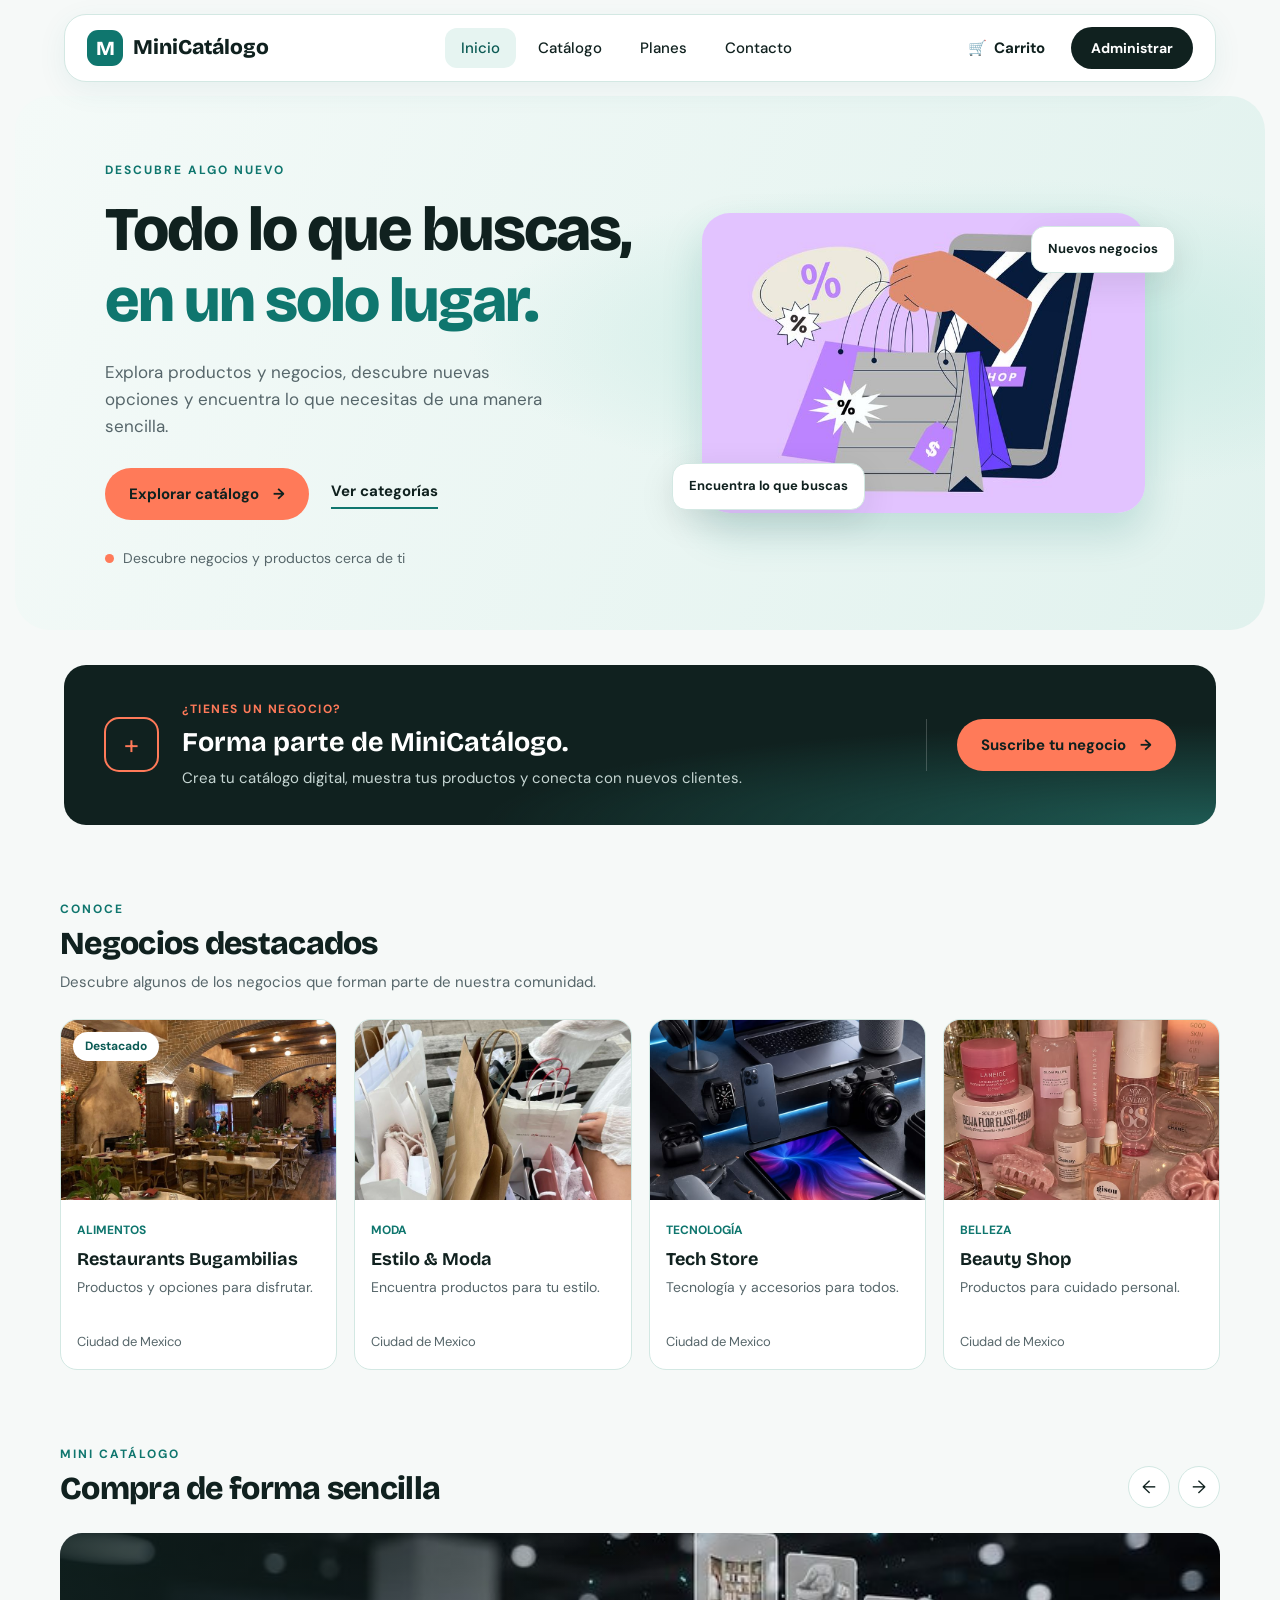
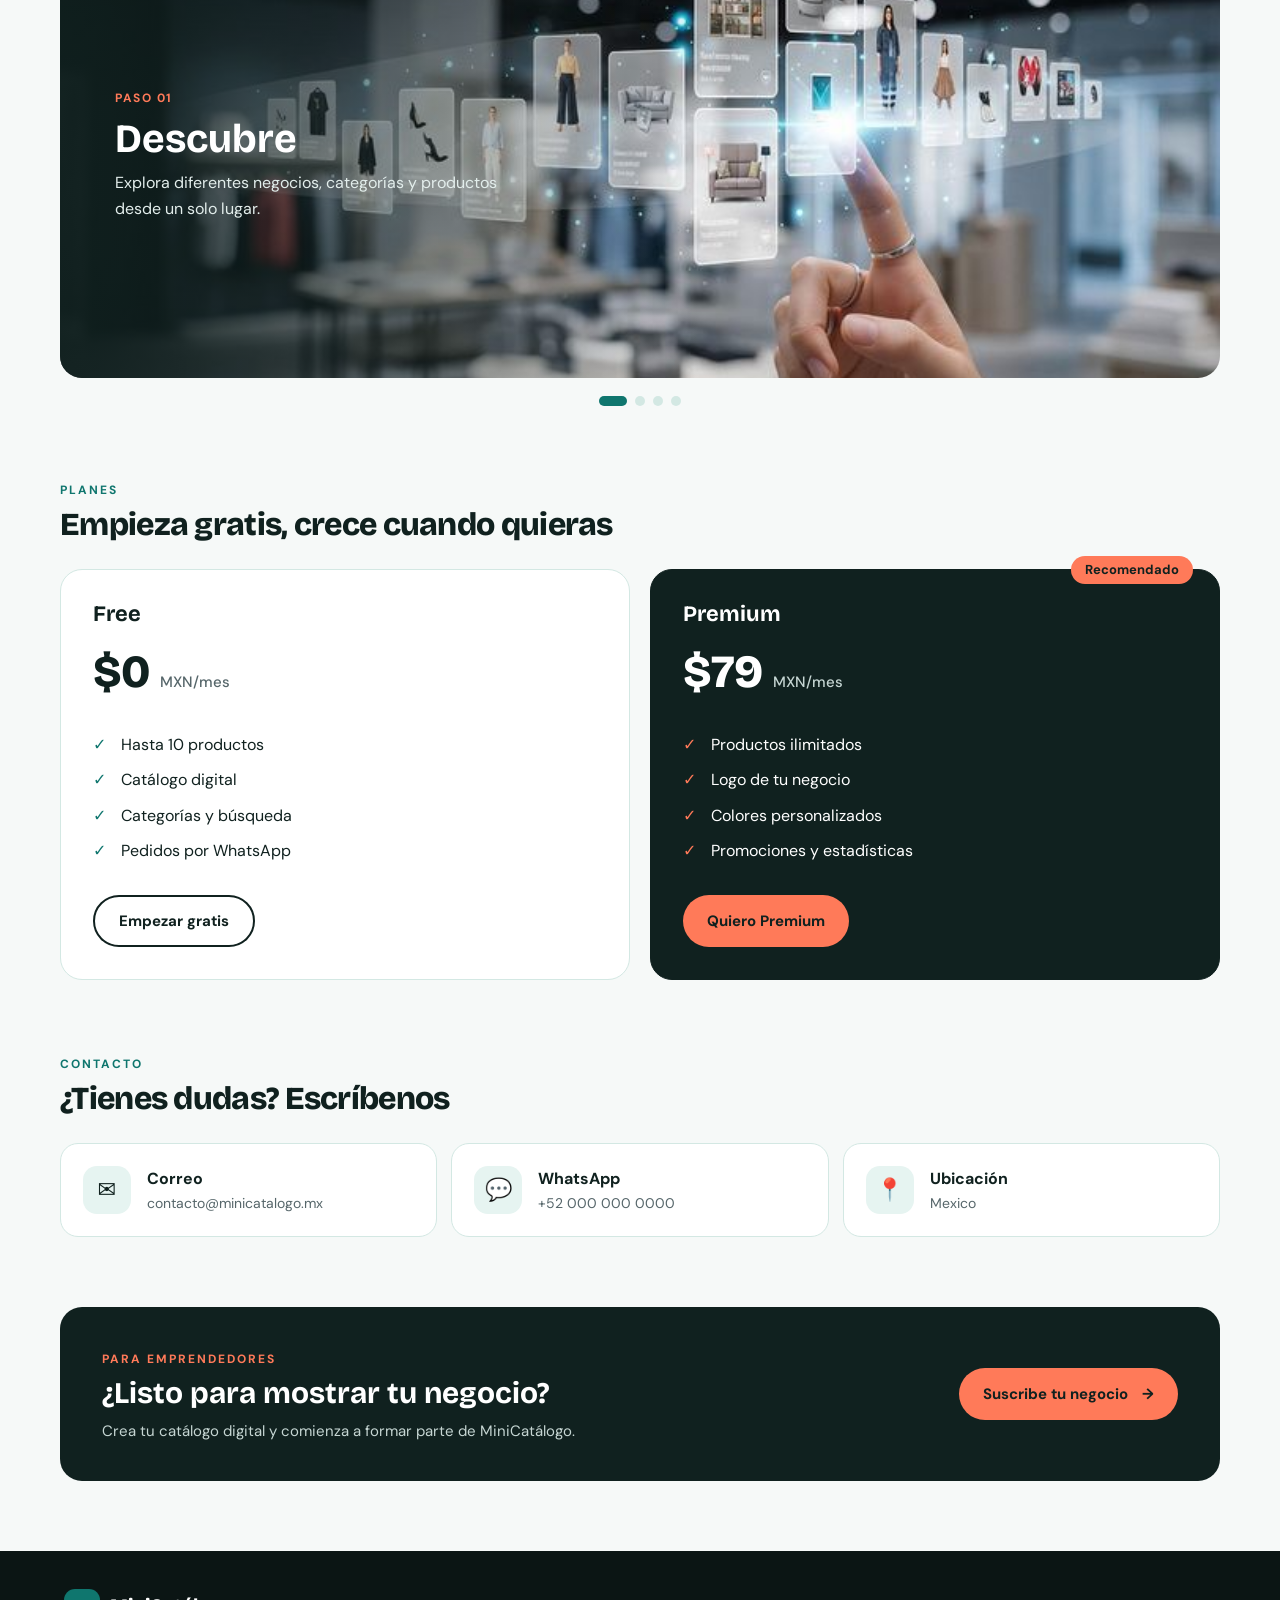
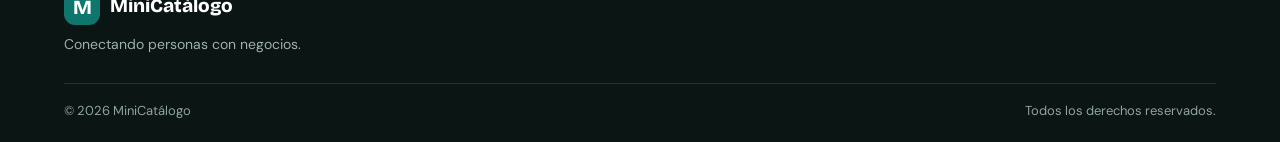
<file: index.html>
<!DOCTYPE html>
<html lang="es">
<head>
    <meta charset="UTF-8">
    <meta name="viewport" content="width=device-width, initial-scale=1.0">

    <title>MiniCatálogo</title>

    <!-- Fuentes de Google: Bricolage Grotesque (títulos) y DM Sans (texto) -->
    <link rel="preconnect" href="https://fonts.googleapis.com">
    <link rel="preconnect" href="https://fonts.gstatic.com" crossorigin>
    <link href="https://fonts.googleapis.com/css2?family=Bricolage+Grotesque:opsz,wght@12..96,600..800&family=DM+Sans:wght@400;500;700&display=swap" rel="stylesheet">

    <!-- Rutas relativas (sin "/" al inicio) para que funcione al abrir el archivo
         y para que coincida con la estructura css/ y js/ del proyecto -->
    <link rel="stylesheet" href="/style/general.css">
    <link rel="stylesheet" href="/style/style.css">
</head>

<body>

    <!-- =========================
         NAVBAR
    ========================== -->
    <header class="navbar-wrapper">
        <nav class="navbar">

            <a href="index.html" class="logo">
                <span class="logo-icon">M</span>
                <span>MiniCatálogo</span>
            </a>

            <!-- Botón hamburguesa: solo se ve en celular -->
            <button class="menu-toggle" id="menuToggle"
                    aria-label="Abrir menú" aria-expanded="false"
                    aria-controls="navMenu">☰</button>

            <div class="nav-menu" id="navMenu">

                <ul class="nav-links">
                    <li><a href="index.html" class="active">Inicio</a></li>
                    <li><a href="catalogo.html">Catálogo</a></li>
                    <li><a href="#planes">Planes</a></li>
                    <li><a href="#contacto">Contacto</a></li>
                </ul>

                <div class="nav-actions">
                    <a href="carrito.html" class="cart-button">
                        <span aria-hidden="true">🛒</span>
                        <span class="cart-text">Carrito</span>
                    </a>

                    <a href="login.html" class="admin-button">Administrar</a>
                </div>

            </div>

        </nav>
    </header>


    <main>

        <!-- =========================
             HERO
        ========================== -->
        <section class="hero">

            <div class="hero-content">

                <span class="eyebrow">DESCUBRE ALGO NUEVO</span>

                <h1>
                    Todo lo que buscas,
                    <span>en un solo lugar.</span>
                </h1>

                <p>
                    Explora productos y negocios, descubre nuevas opciones
                    y encuentra lo que necesitas de una manera sencilla.
                </p>

                <div class="hero-buttons">
                    <a href="catalogo.html" class="btn-primary">
                        Explorar catálogo
                        <span>→</span>
                    </a>

                    <a href="#categorias" class="btn-secondary">Ver categorías</a>
                </div>

                <div class="hero-note">
                    <span class="note-dot"></span>
                    Descubre negocios y productos cerca de ti
                </div>

            </div>


            <div class="hero-visual">

                <div class="hero-circle"></div>

                <div class="hero-image">
                    <!-- Cambia hero.svg por tu foto: img/hero.jpg -->
                    <img src="/img/inicio.jpg" alt="Productos de ejemplo de un catálogo">
                </div>

                <div class="floating-tag tag-one"> Nuevos negocios</div>
                <div class="floating-tag tag-two"> Encuentra lo que buscas</div>

            </div>

        </section>

        <section class="business-banner">

            <div class="business-icon" aria-hidden="true">+</div>

            <div class="business-content">
                <span class="business-label">¿TIENES UN NEGOCIO?</span>
                <h2>Forma parte de MiniCatálogo.</h2>
                <p>
                    Crea tu catálogo digital, muestra tus productos
                    y conecta con nuevos clientes.
                </p>
            </div>

            <div class="business-actions">
                <a href="login.html" class="btn-primary">
                    Suscribe tu negocio
                    <span>→</span>
                </a>
            </div>

        </section>

        <!-- =========================
             NEGOCIOS DESTACADOS
        ========================== -->
        <section class="featured section-container">

            <div class="section-heading">
                <div>
                    <span class="section-overline">CONOCE</span>
                    <h2>Negocios destacados</h2>
                    <p>
                        Descubre algunos de los negocios que forman parte
                        de nuestra comunidad.
                    </p>
                </div>
            </div>

            <div class="business-grid">

                <!-- NEGOCIO 1 -->
                <article class="business-card">
                    <div class="business-image">
                        <img src="/img/restaurante.jpg" alt="Negocio destacado de alimentos">
                        <span class="business-badge">Destacado</span>
                    </div>
                    <div class="business-info">
                        <span class="business-category">Alimentos</span>
                        <h3>Restaurants Bugambilias</h3>
                        <p>Productos y opciones para disfrutar.</p>
                        <span class="business-location">Ciudad de Mexico</span>
                    </div>
                </article>

                <!-- NEGOCIO 2 -->
                <article class="business-card">
                    <div class="business-image">
                        <img src="/img/ropa.jpg" alt="Negocio destacado de moda">
                    </div>
                    <div class="business-info">
                        <span class="business-category">Moda</span>
                        <h3>Estilo &amp; Moda</h3>
                        <p>Encuentra productos para tu estilo.</p>
                        <span class="business-location">Ciudad de Mexico</span>
                    </div>
                </article>

                <!-- NEGOCIO 3 -->
                <article class="business-card">
                    <div class="business-image">
                        <img src="/img/tech.jpg" alt="Negocio destacado de tecnología">
                    </div>
                    <div class="business-info">
                        <span class="business-category">Tecnología</span>
                        <h3>Tech Store</h3>
                        <p>Tecnología y accesorios para todos.</p>
                        <span class="business-location">Ciudad de Mexico</span>
                    </div>
                </article>

                <!-- NEGOCIO 4 -->
                <article class="business-card">
                    <div class="business-image">
                        <img src="/img/belleza.jpg" alt="Negocio destacado de belleza">
                    </div>
                    <div class="business-info">
                        <span class="business-category">Belleza</span>
                        <h3>Beauty Shop</h3>
                        <p>Productos para cuidado personal.</p>
                        <span class="business-location"> Ciudad de Mexico</span>
                    </div>
                </article>

            </div>

        </section>


        <!-- =========================
             CARRUSEL DE IMÁGENES
        ========================== -->
        <section class="carousel-section section-container">

            <div class="section-heading">
                <div>
                    <span class="section-overline">MINI CATÁLOGO</span>
                    <h2>Compra de forma sencilla</h2>
                </div>

                <div class="carousel-controls">
                    <button id="prevSlide" class="carousel-button" aria-label="Anterior">←</button>
                    <button id="nextSlide" class="carousel-button" aria-label="Siguiente">→</button>
                </div>
            </div>


            <div class="carousel">

                <div class="carousel-track" id="carouselTrack">

                    <!-- Cada slide es una imagen con un texto encima.
                         Para usar tus fotos: cambia src="img/slide1.svg" por src="img/tu-foto.jpg"
                         (tamaño recomendado: 1200 x 460 px) -->

                    <!-- SLIDE 1 -->
                    <figure class="carousel-slide">
                        <img src="/img/Descubre.jpg" alt="Explorando productos y negocios">
                        <figcaption class="slide-caption">
                            <span>PASO 01</span>
                            <h3>Descubre</h3>
                            <p>
                                Explora diferentes negocios, categorías y
                                productos desde un solo lugar.
                            </p>
                        </figcaption>
                    </figure>

                    <!-- SLIDE 2 -->
                    <figure class="carousel-slide">
                        <img src="/img/Elige.jpg" alt="Agregando productos al carrito">
                        <figcaption class="slide-caption">
                            <span>PASO 02</span>
                            <h3>Elige</h3>
                            <p>
                                Encuentra lo que buscas y agrega tus
                                productos favoritos al carrito.
                            </p>
                        </figcaption>
                    </figure>

                    <!-- SLIDE 3 -->
                    <figure class="carousel-slide">
                        <img src="/img/Redes.jpg" alt="Enviando el pedido por WhatsApp">
                        <figcaption class="slide-caption">
                            <span>PASO 03</span>
                            <h3>Pide</h3>
                            <p>
                                Revisa tu pedido y ponte en contacto con
                                el negocio de forma sencilla.
                            </p>
                        </figcaption>
                    </figure>

                    <!-- SLIDE 4 -->
                    <figure class="carousel-slide">
                        <img src="/img/Apoya.jpg" alt="Apoyando a negocios locales">
                        <figcaption class="slide-caption">
                            <span>PASO 04</span>
                            <h3>Apoya</h3>
                            <p>
                                Descubre nuevos negocios y apoya a
                                emprendedores de tu comunidad.
                            </p>
                        </figcaption>
                    </figure>

                </div>

            </div>


            <div class="carousel-dots" id="carouselDots">
                <button class="carousel-dot active" data-slide="0" aria-label="Ir a la imagen 1"></button>
                <button class="carousel-dot" data-slide="1" aria-label="Ir a la imagen 2"></button>
                <button class="carousel-dot" data-slide="2" aria-label="Ir a la imagen 3"></button>
                <button class="carousel-dot" data-slide="3" aria-label="Ir a la imagen 4"></button>
            </div>

        </section>


        <!-- =========================
             PLANES
        ========================== -->
        <section class="plans section-container" id="planes">

            <div class="section-heading">
                <div>
                    <span class="section-overline">PLANES</span>
                    <h2>Empieza gratis, crece cuando quieras</h2>
                </div>
            </div>

            <div class="plan-grid">

                <article class="plan-card">
                    <h3>Free</h3>
                    <p class="plan-price">$0 <small>MXN/mes</small></p>
                    <ul class="plan-list">
                        <li>Hasta 10 productos</li>
                        <li>Catálogo digital</li>
                        <li>Categorías y búsqueda</li>
                        <li>Pedidos por WhatsApp</li>
                    </ul>
                    <!-- Por ahora lleva al login; después puede apuntar a la página de planes -->
                    <a href="login.html" class="btn-outline">Empezar gratis</a>
                </article>

                <article class="plan-card plan-premium">
                    <span class="plan-badge">Recomendado</span>
                    <h3>Premium</h3>
                    <p class="plan-price">$79 <small>MXN/mes</small></p>
                    <ul class="plan-list">
                        <li>Productos ilimitados</li>
                        <li>Logo de tu negocio</li>
                        <li>Colores personalizados</li>
                        <li>Promociones y estadísticas</li>
                    </ul>
                    <a href="login.html" class="btn-primary">Quiero Premium</a>
                </article>

            </div>

        </section>


        <!-- =========================
             CONTACTO
        ========================== -->
        <section class="contact section-container" id="contacto">

            <div class="section-heading">
                <div>
                    <span class="section-overline">CONTACTO</span>
                    <h2>¿Tienes dudas? Escríbenos</h2>
                </div>
            </div>

            <ul class="contact-grid">
                <li class="contact-card">
                    <span class="contact-icon" aria-hidden="true">✉️</span>
                    <div>
                        <strong>Correo</strong>
                        <p>contacto@minicatalogo.mx</p>
                    </div>
                </li>
                <li class="contact-card">
                    <span class="contact-icon" aria-hidden="true">💬</span>
                    <div>
                        <strong>WhatsApp</strong>
                        <p>+52 000 000 0000</p>
                    </div>
                </li>
                <li class="contact-card">
                    <span class="contact-icon" aria-hidden="true">📍</span>
                    <div>
                        <strong>Ubicación</strong>
                        <p>Mexico</p>
                    </div>
                </li>
            </ul>

        </section>


        <!-- =========================
             CTA FINAL
        ========================== -->
        <section class="final-cta section-container">

            <div>
                <span class="section-overline">PARA EMPRENDEDORES</span>
                <h2>¿Listo para mostrar tu negocio?</h2>
                <p>
                    Crea tu catálogo digital y comienza a formar
                    parte de MiniCatálogo.
                </p>
            </div>

            <a href="login.html" class="btn-primary">
                Suscribe tu negocio
                <span>→</span>
            </a>

        </section>

    </main>


    <!-- =========================
         FOOTER
    ========================== -->
    <footer class="footer">

        <div class="footer-content">

            <div class="footer-brand">
                <a href="index.html" class="logo footer-logo">
                    <span class="logo-icon">M</span>
                    <span>MiniCatálogo</span>
                </a>
                <p>Conectando personas con negocios.</p>
            </div>

        </div>

        <div class="footer-bottom">
            <!-- El año lo escribe JavaScript (ver js/inicio.js) -->
            <span>© <span id="anio">2026</span> MiniCatálogo</span>
            <span>Todos los derechos reservados.</span>
        </div>

    </footer>


    <script src="/Js/inicio.js"></script>

</body>
</html>
</file>
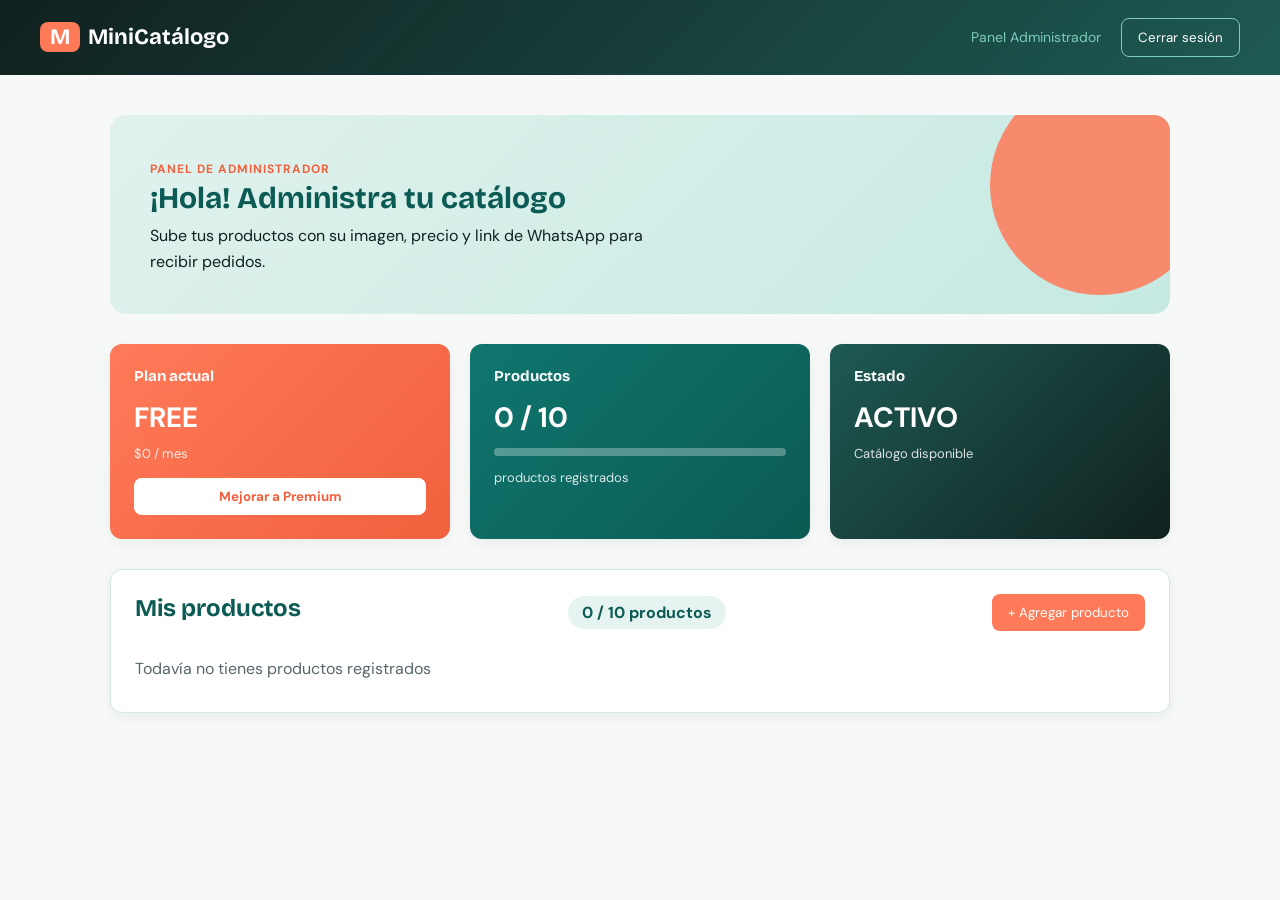
<file: admin.html>
<!DOCTYPE html>
<html lang="es">
<head>
    <meta charset="UTF-8">
    <meta name="viewport" content="width=device-width, initial-scale=1.0">
    <title>MiniCatálogo | Administrador</title>
    <link href="https://fonts.googleapis.com/css2?family=Bricolage+Grotesque:opsz,wght@12..96,600..800&family=DM+Sans:wght@400;500;700&display=swap" rel="stylesheet">
    <link rel="stylesheet" href="style/general.css">
    <link rel="stylesheet" href="style/admin.css">
</head>
<body>
    <header>
        <h1><span class="logo-icon">M</span>MiniCatálogo</h1>
        <div>
            <span>Panel Administrador</span>
            <button id="btnCerrarSesion">Cerrar sesión</button>
        </div>
    </header>

    <main>
        <section class="bienvenida">
            <span class="etiqueta">PANEL DE ADMINISTRADOR</span>
            <h2>¡Hola! Administra tu catálogo</h2>
            <p>Sube tus productos con su imagen, precio y link de WhatsApp para recibir pedidos.</p>
        </section>

        <section class="resumen">
            <article class="plan">
                <h3> Plan actual</h3>
                <p id="nombrePlan">FREE</p>
                <span id="precioPlan">$0 / mes</span>
                <button id="btnPremium"> Mejorar a Premium</button>
            </article>
            <article class="productos">
                <h3> Productos</h3>
                <p id="contadorProductos">0 / 10</p>
                <div class="barra">
                    <div id="barraProductos"></div>
                </div>
                <span>productos registrados</span>
            </article>
            <article class="estado">
                <h3> Estado</h3>
                <p>ACTIVO</p>
                <span>Catálogo disponible</span>
            </article>
        </section>

        <section class="caja">
            <div class="encabezado">
                <h2>Mis productos</h2>
                <p id="contadorProductosCard">0 / 10 productos</p>
                <button id="btnAgregarProducto">+ Agregar producto</button>
            </div>
            <div id="listaProductos">
                <p>Todavía no tienes productos registrados</p>
            </div>
        </section>

        <section id="formularioProducto" class="modal" hidden>
            <div class="ventana">
                <h2 id="tituloFormulario">Agregar producto</h2>
                <form id="formProducto">
                    <div>
                        <label for="nombre">Nombre del producto</label>
                        <input type="text" id="nombre" placeholder="Ej. Café Americano" required>
                    </div>

                    <div>
                        <label for="precio">Precio</label>
                        <input type="number" id="precio" placeholder="Ej. 45" required>
                    </div>

                    <div>
                        <label for="imagen">Imagen (link o ruta)</label>
                        <input type="text" id="imagen" placeholder="Ej. https://misitio.com/cafe.jpg" required>
                    </div>

                    <div>
                        <label for="whatsapp">Link de WhatsApp para pedidos</label>
                        <input type="url" id="whatsapp" placeholder="https://wa.me/5219610000000" required>
                    </div>

                    <div>
                        <label for="categoria">Categoría</label>
                        <input type="text" id="categoria" placeholder="Ej. Bebidas">
                    </div>

                    <div>
                        <label for="descripcion">Descripción</label>
                        <textarea id="descripcion" placeholder="Describe el producto..."></textarea>
                    </div>

                    <div>
                        <button type="button" id="btnCancelar">Cancelar</button>
                        <button type="submit" id="btnGuardar">Guardar producto</button>
                    </div>
                </form>
            </div>
        </section>
    </main>

    <script src="Js/admin.js"></script>
</body>
</html>
</file>
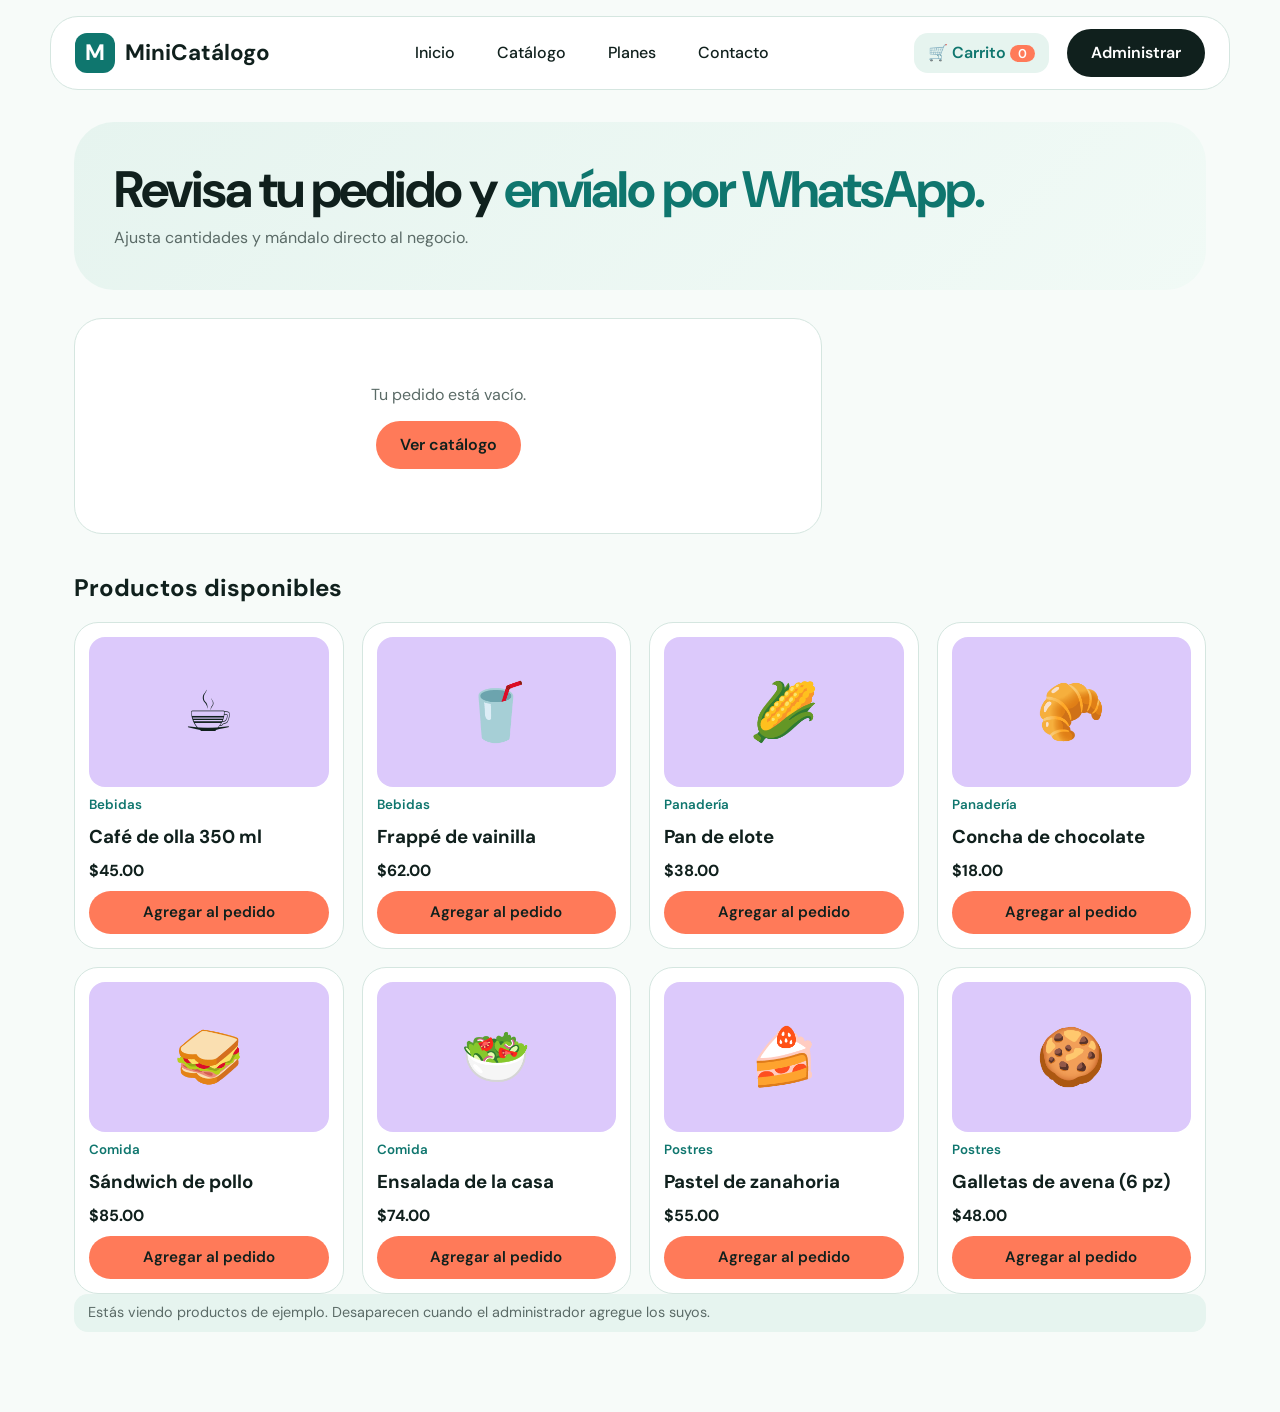
<file: carrito.html>
<!DOCTYPE html>
<html lang="es">
<head>
    <meta charset="utf-8">
    <meta name="viewport" content="width=device-width, initial-scale=1">
    <title>Tu pedido · MiniCatálogo</title>

    <link rel="preconnect" href="https://fonts.googleapis.com">
    <link href="https://fonts.googleapis.com/css2?family=DM+Sans:wght@400;500;700&display=swap" rel="stylesheet">
    <link rel="stylesheet" href="style/base.css">
    <link rel="stylesheet" href="style/navbar.css">
    <link rel="stylesheet" href="style/carrito.css">
</head>
<body>

    <!-- Navegación -->
    <header class="nav">
        <a class="logo" href="index.html"><b>M</b> MiniCatálogo</a>
        <ul>
            <li><a href="index.html">Inicio</a></li>
            <li><a href="catalogo.html">Catálogo</a></li>
            <li><a href="planes.html">Planes</a></li>
            <li><a href="index.html#contacto">Contacto</a></li>
        </ul>
        <div class="nav-der">
            <a href="carrito.html" class="activo">🛒 Carrito<span class="badge" id="cartCount">0</span></a>
            <a class="btn btn-oscuro" href="login.html">Administrar</a>
        </div>
    </header>

    <main>
        <section class="hero-mini">
            <h1>Revisa tu pedido y <span>envíalo por WhatsApp.</span></h1>
            <p>Ajusta cantidades y mándalo directo al negocio.</p>
        </section>

        <div class="grid">
            <!-- Productos del pedido -->
            <section class="card" aria-label="Productos del pedido">
                <div id="lista"></div>
                <div class="vacio" id="vacio">
                    <p>Tu pedido está vacío.</p>
                    <a class="btn" href="catalogo.html">Ver catálogo</a>
                </div>
            </section>

            <!-- Resumen y envío -->
            <aside class="card resumen" id="resumen" hidden>
                <h2>Resumen</h2>
                <div class="fila"><span>Subtotal</span><span id="sub"></span></div>
                <div class="fila total"><span>Total</span><span id="tot"></span></div>

                <label for="nombre">Tu nombre</label>
                <input id="nombre" autocomplete="name" placeholder="Ej. Ana López">

                <label for="notas">Notas para el negocio (opcional)</label>
                <textarea id="notas" rows="3" placeholder="Hora de entrega, indicaciones…"></textarea>

                <button class="btn" id="btnEnviar">Enviar pedido por WhatsApp</button>
                <p class="aviso">Se abrirá WhatsApp con tu pedido listo para enviar. El pago lo acuerdas con el negocio.</p>
            </aside>
        </div>

        <!-- Productos que subió el administrador -->
        <section class="disponibles" aria-label="Productos disponibles">
            <h2>Productos disponibles</h2>
            <div class="prods" id="productos"></div>
            <p class="aviso aviso-mock" id="avisoMock" hidden>Estás viendo productos de ejemplo. Desaparecen cuando el administrador agregue los suyos.</p>
            <p class="aviso" id="sinProductos" hidden>Aún no hay productos. Cuando el administrador los agregue, aparecerán aquí.</p>
        </section>
    </main>

    <script src="Js/config.js"></script>
    <script src="Js/utils.js"></script>
    <script src="Js/carrito.js"></script>
    <script src="Js/mock.js"></script>
    <script src="Js/carrito-vista.js"></script>
</body>
</html>
</file>
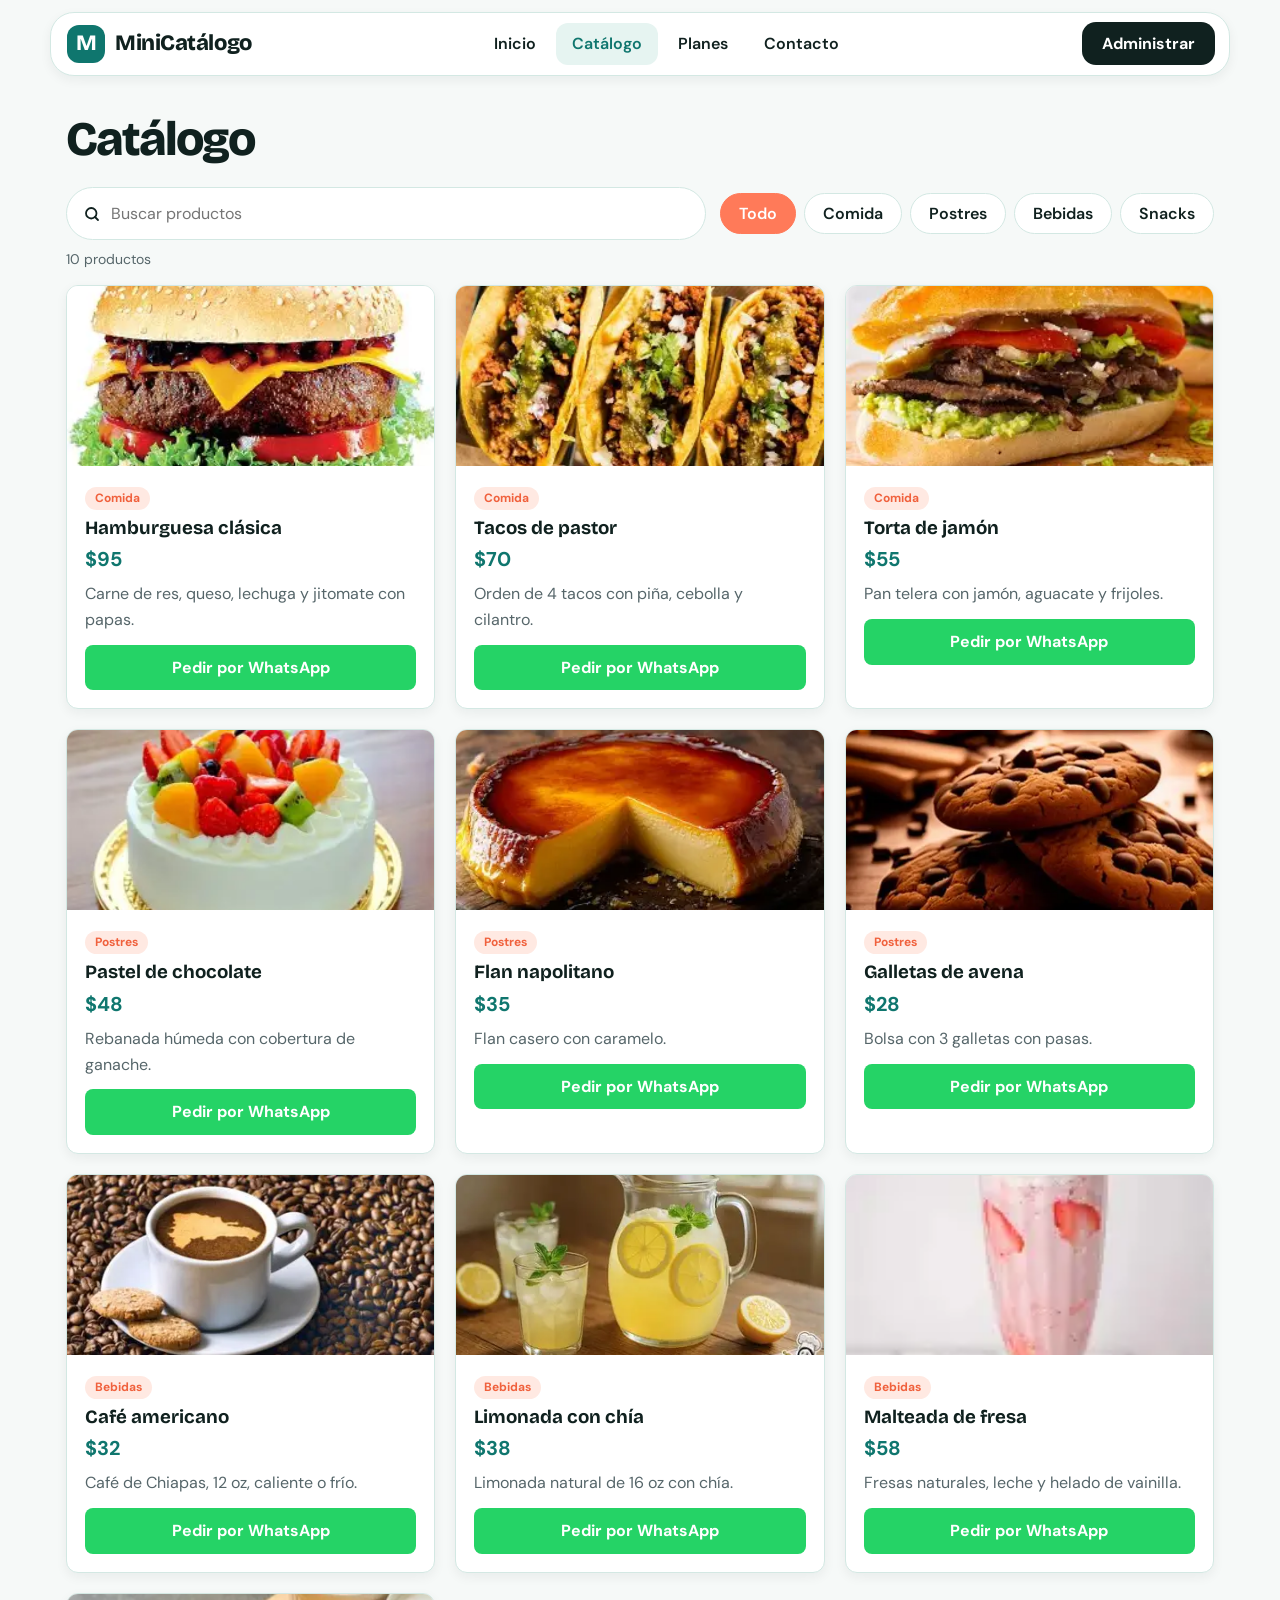
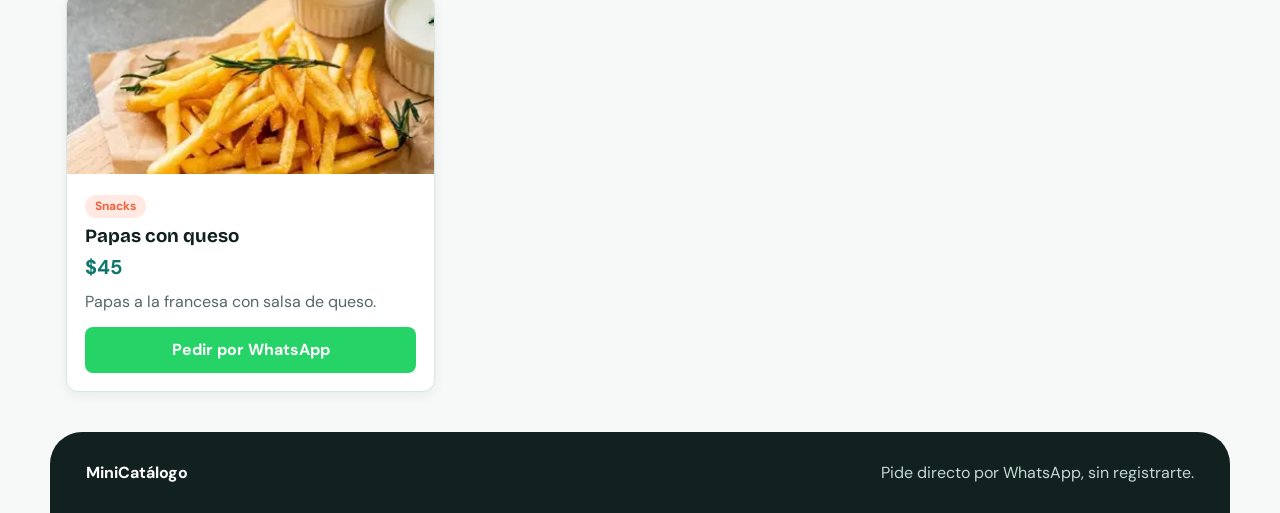
<file: catalago.html>
<!DOCTYPE html>
<html lang="es">
<head>
  <meta charset="UTF-8">
  <meta name="viewport" content="width=device-width, initial-scale=1">
  <title>Catálogo | MiniCatálogo</title>
  <link rel="preconnect" href="https://fonts.googleapis.com">
  <link rel="preconnect" href="https://fonts.gstatic.com" crossorigin>
  <link href="https://fonts.googleapis.com/css2?family=Bricolage+Grotesque:opsz,wght@12..96,600..800&family=DM+Sans:wght@400;500;700&display=swap" rel="stylesheet">
  <link rel="stylesheet" href="style/catalogo.css">
</head>
<body>
  <nav class="nav" aria-label="Principal">
    <a class="logo" href="index.html"><i>M</i>MiniCatálogo</a>
    <ul>
      <li><a href="index.html">Inicio</a></li>
      <li><a class="activo" href="catalago.html" aria-current="page">Catálogo</a></li>
      <li><a href="index.html#planes">Planes</a></li>
      <li><a href="index.html#contacto">Contacto</a></li>
    </ul>
    <div class="nav-der">
      <a class="btn-oscuro" href="login.html">Administrar</a>
    </div>
  </nav>

  <main>
    <header class="titulo">
      <h1>Catálogo</h1>
      <p id="negocio"></p>
    </header>

    <section id="catalogo">
      <div class="herramientas">
        <label class="buscador"><svg width="18" height="18" viewBox="0 0 24 24" fill="none" stroke="currentColor" stroke-width="2.4" stroke-linecap="round" aria-hidden="true"><circle cx="11" cy="11" r="7"/><path d="M20 20l-4-4"/></svg>
          <input id="buscar" type="search" placeholder="Buscar productos" aria-label="Buscar productos"></label>
        <div id="chips" role="group" aria-label="Categorías"></div>
      </div>
      <p id="contador" aria-live="polite"></p>
      <div id="grid"></div>
    </section>
  </main>

  <footer class="pie-pagina"><b>MiniCatálogo</b><span>Pide directo por WhatsApp, sin registrarte.</span></footer>

  <script src="Js/datos.js"></script>
  <script src="Js/catalogo.js"></script>
</body>
</html>
</file>
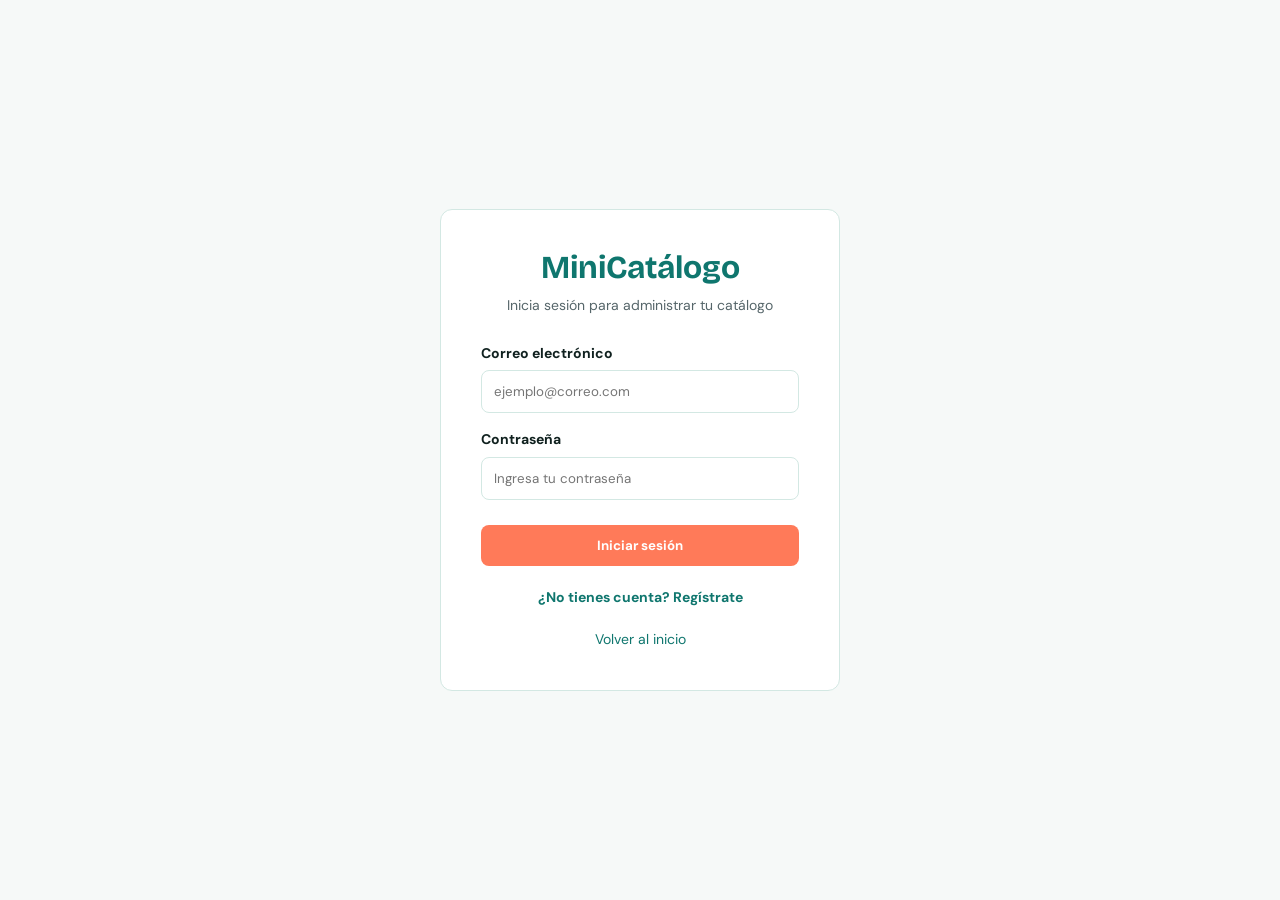
<file: login.html>
<!DOCTYPE html>
<html lang="es">
<head>
    <meta charset="UTF-8">
    <meta name="viewport" content="width=device-width, initial-scale=1.0">
    <title>MiniCatálogo | Acceso</title>
    <link href="https://fonts.googleapis.com/css2?family=Bricolage+Grotesque:opsz,wght@12..96,600..800&family=DM+Sans:wght@400;500;700&display=swap" rel="stylesheet">
    <link rel="stylesheet" href="style/general.css">
    <link rel="stylesheet" href="style/login.css">
</head>
<body>
    <main class="login">
        <h1>MiniCatálogo</h1>

        <section id="seccionLogin">
            <p>Inicia sesión para administrar tu catálogo</p>

            <form id="formLogin">
                <label for="correo">Correo electrónico</label>
                <input type="email" id="correo" placeholder="ejemplo@correo.com" required>

                <label for="contrasena">Contraseña</label>
                <input type="password" id="contrasena" placeholder="Ingresa tu contraseña" required>

                <p id="mensajeLogin"></p>
                <button type="submit">Iniciar sesión</button>
            </form>

            <a href="#" id="irRegistro">¿No tienes cuenta? Regístrate</a>
        </section>

        <section id="seccionRegistro" hidden>
            <p>Crea tu cuenta y registra tu negocio</p>

            <form id="formRegistro">
                <label for="nombreNegocio">Nombre de tu negocio</label>
                <input type="text" id="nombreNegocio" placeholder="Ej. Cafetería Aroma" required>

                <label for="correoRegistro">Correo electrónico</label>
                <input type="email" id="correoRegistro" placeholder="ejemplo@correo.com" required>

                <label for="contrasenaRegistro">Contraseña</label>
                <input type="password" id="contrasenaRegistro" placeholder="Mínimo 4 caracteres" minlength="4" required>

                <label for="confirmarContrasena">Confirmar contraseña</label>
                <input type="password" id="confirmarContrasena" placeholder="Repite tu contraseña" required>

                <p id="mensajeRegistro"></p>
                <button type="submit">Crear cuenta</button>
            </form>

            <a href="#" id="irLogin">¿Ya tienes cuenta? Inicia sesión</a>
        </section>

        <a href="index.html">Volver al inicio</a>
    </main>

    <script src="Js/login.js"></script>
</body>
</html>
</file>
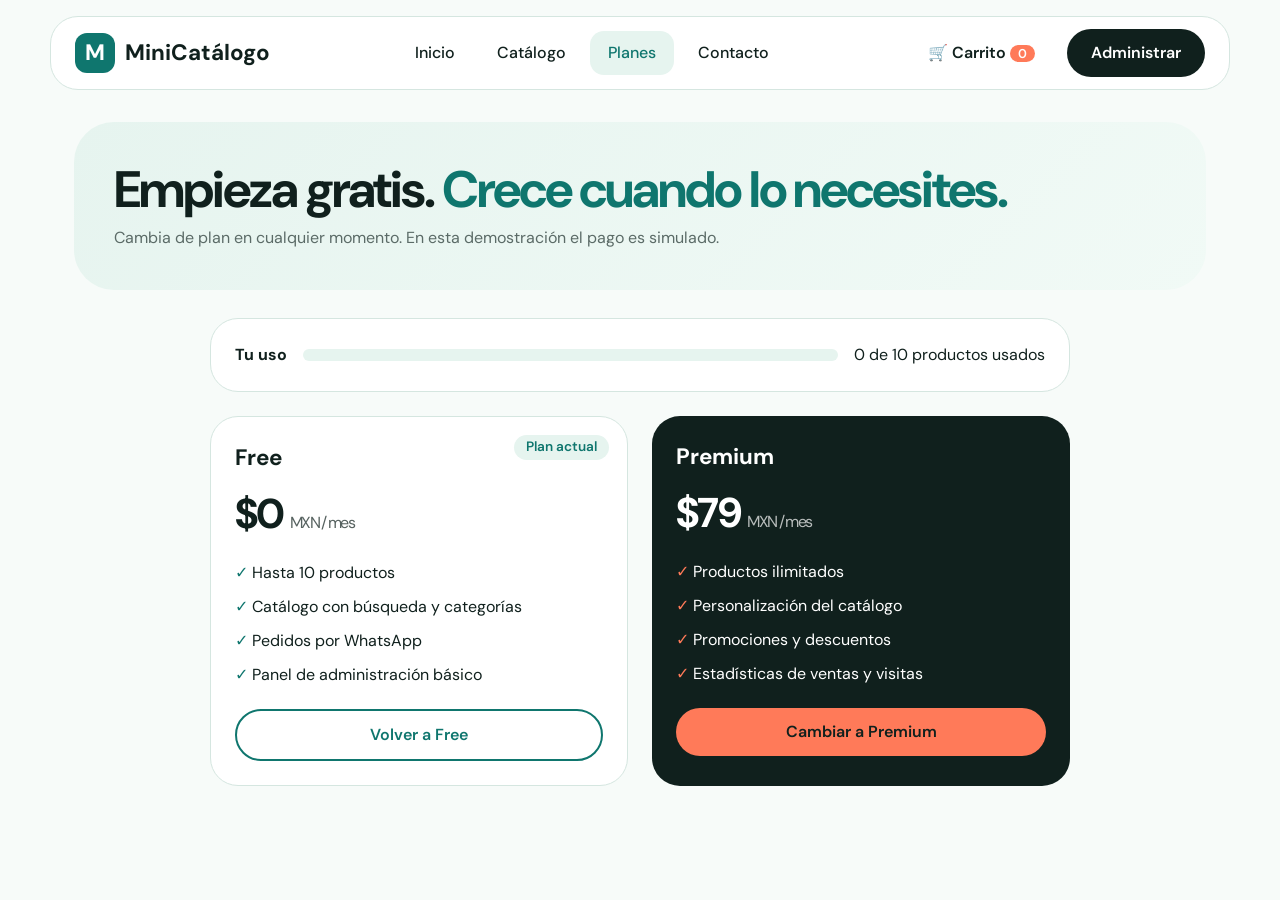
<file: planes.html>
<!DOCTYPE html>
<html lang="es">
<head>
    <meta charset="utf-8">
    <meta name="viewport" content="width=device-width, initial-scale=1">
    <title>Planes · MiniCatálogo</title>

    <link rel="preconnect" href="https://fonts.googleapis.com">
    <link href="https://fonts.googleapis.com/css2?family=DM+Sans:wght@400;500;700&display=swap" rel="stylesheet">
    <link rel="stylesheet" href="style/base.css">
    <link rel="stylesheet" href="style/navbar.css">
    <link rel="stylesheet" href="style/planes.css">
</head>
<body>

    <!-- Navegación -->
    <header class="nav">
        <a class="logo" href="index.html"><b>M</b> MiniCatálogo</a>
        <ul>
            <li><a href="index.html">Inicio</a></li>
            <li><a href="catalogo.html">Catálogo</a></li>
            <li><a href="planes.html" class="activo">Planes</a></li>
            <li><a href="index.html#contacto">Contacto</a></li>
        </ul>
        <div class="nav-der">
            <a href="carrito.html">🛒 Carrito<span class="badge" id="cartCount">0</span></a>
            <a class="btn btn-oscuro" href="login.html">Administrar</a>
        </div>
    </header>

    <main>
        <section class="hero-mini">
            <h1>Empieza gratis. <span>Crece cuando lo necesites.</span></h1>
            <p>Cambia de plan en cualquier momento. En esta demostración el pago es simulado.</p>
        </section>

        <div class="exito" id="exito">
            <b>Plan Premium activo.</b> Ya tienes productos ilimitados, personalización, promociones y estadísticas.
        </div>

        <!-- Uso del plan -->
        <div class="card uso">
            <b>Tu uso</b>
            <div class="barra"><i id="usoBarra"></i></div>
            <span id="usoTxt"></span>
        </div>

        <!-- Planes -->
        <div class="planes">
            <article class="card plan">
                <span class="etiqueta-actual" id="tagFree">Plan actual</span>
                <h2>Free</h2>
                <div class="precio-plan">$0 <small>MXN / mes</small></div>
                <ul>
                    <li>Hasta 10 productos</li>
                    <li>Catálogo con búsqueda y categorías</li>
                    <li>Pedidos por WhatsApp</li>
                    <li>Panel de administración básico</li>
                </ul>
                <button class="btn btn-linea" id="btnFree" hidden>Volver a Free</button>
            </article>

            <article class="card plan premium">
                <span class="etiqueta-actual" id="tagPrem" hidden>Plan actual</span>
                <h2>Premium</h2>
                <div class="precio-plan">$79 <small>MXN / mes</small></div>
                <ul>
                    <li>Productos ilimitados</li>
                    <li>Personalización del catálogo</li>
                    <li>Promociones y descuentos</li>
                    <li>Estadísticas de ventas y visitas</li>
                </ul>
                <button class="btn" id="btnPremium">Cambiar a Premium</button>
            </article>
        </div>
    </main>

    <!-- Confirmación de suscripción (simulada) -->
    <div class="modal" id="modal" role="dialog" aria-modal="true" aria-labelledby="modalTitulo">
        <div class="card">
            <h2 id="modalTitulo">Confirmar suscripción</h2>
            <p class="aviso">Plan Premium · $79 MXN al mes. Es una demostración: no se hará ningún cargo real.</p>
            <div class="acciones">
                <button class="btn btn-linea" id="cancelar">Cancelar</button>
                <button class="btn" id="confirmar">Confirmar suscripción</button>
            </div>
        </div>
    </div>

    <script src="Js/config.js"></script>
    <script src="Js/utils.js"></script>
    <script src="Js/carrito.js"></script>
    <script src="Js/planes.js"></script>
    <script src="Js/planes-vista.js"></script>
</body>
</html>
</file>
<file: style/general.css>
/* ==========================================================
   general.css  -  Base compartida por TODAS las páginas
   Aquí están los colores y las fuentes del proyecto.
   (Si lo cambias, avisa al equipo para evitar conflictos en Git)
   ========================================================== */

/* 1. VARIABLES
   Cambia estos valores y TODO el sitio cambia de color.
   Antes tu CSS usaba var(--primary), var(--dark)... pero nunca se definían,
   por eso el logo y el botón "Administrar" no se veían. Ahora sí existen. */
:root {
  /* Color principal (verde azulado) */
  --primary: #0F766E;
  --primary-dark: #0B5A54;
  --primary-light: #7CCBBB;
  --primary-soft: #E6F4F1;     /* fondos suaves */
  --line: #D3E8E3;             /* bordes finos */

  /* Color de acento (coral): botones importantes */
  --accent: #FF7A59;
  --accent-dark: #F0613D;

  /* Oscuros y neutros */
  --dark: #10211F;
  --dark-glow: #1E5A53;
  --background: #F6F9F8;
  --surface: #FFFFFF;
  --text: #10211F;
  --muted: #56666A;

  /* Degradados del hero */
  --hero-1: #F4FAF8;
  --hero-2: #E1F2EE;
  --hero-glow: #C5E9E1;
  --circle-1: #A7DFD2;
  --circle-2: #5DB9A8;

  /* 2. FUENTES: una para títulos y otra para el texto.
     Si Google Fonts no carga, se usa la de tu sistema. */
  --font-title: "Bricolage Grotesque", "Segoe UI", system-ui, sans-serif;
  --font-body: "DM Sans", "Segoe UI", system-ui, sans-serif;
}

/* --- Otras paletas para probar (cambia solo estas variables) ---
   Morado + amarillo:  --primary:#5B3FD0; --primary-dark:#4630AA; --primary-light:#B4A0FF;
                       --primary-soft:#EEEBFF; --line:#E3DEF7; --accent:#FFC93C; --dark:#17133A;
                       --dark-glow:#352C86; --background:#F8F7FF;
                       --hero-1:#F8F8FF; --hero-2:#EEECFF; --hero-glow:#DED5FF;
                       --circle-1:#D3C5FF; --circle-2:#B4A0FF;
   Azul + naranja:     --primary:#1D4ED8; --primary-dark:#1E3A8A; --primary-light:#93B4FF;
                       --primary-soft:#E8EFFF; --line:#D6E1FA; --accent:#FF8A3D; --dark:#0F172A;
                       --dark-glow:#1E3A8A; --background:#F6F8FF;
                       --hero-1:#F5F8FF; --hero-2:#E3ECFF; --hero-glow:#CFDDFF;
                       --circle-1:#B9CEFF; --circle-2:#7FA3F5;
*/

/* 3. REINICIO: quita márgenes raros que trae el navegador */
* {
  box-sizing: border-box;
  margin: 0;
  padding: 0;
}

html {
  scroll-behavior: smooth;   /* al hacer clic en #planes baja suavemente */
  scroll-padding-top: 100px; /* deja espacio para que el navbar no tape el título */
}

body {
  font-family: var(--font-body);
  font-size: 16px;
  line-height: 1.6;
  background: var(--background);
  color: var(--text);
}

h1, h2, h3 {
  font-family: var(--font-title);
  line-height: 1.15;
}

a { color: inherit; text-decoration: none; }
ul { list-style: none; }
img { display: block; max-width: 100%; }
button { font-family: inherit; cursor: pointer; }

/* 4. ACCESIBILIDAD: se ve dónde está el foco al navegar con teclado */
:focus-visible {
  outline: 3px solid var(--accent);
  outline-offset: 3px;
}

@media (prefers-reduced-motion: reduce) {
  html { scroll-behavior: auto; }
}
</file>
<file: style/style.css>
.navbar-wrapper {
    position: sticky;            /* se queda pegado arriba al hacer scroll */
    top: 0;
    z-index: 100;                /* queda por encima del resto */
    padding: 14px 5%;
    background: var(--background);
}

.navbar {
    position: relative;          /* el menú de celular se ubica respecto a esto */
    max-width: 1180px;
    min-height: 68px;
    margin: auto;
    padding: 0 22px;
    display: flex;
    align-items: center;
    justify-content: space-between;
    background: var(--surface);
    border: 1px solid var(--line);
    border-radius: 22px;
    box-shadow: 0 8px 30px rgba(15, 118, 110, 0.07);
}

.logo {
    display: flex;
    align-items: center;
    gap: 10px;
    font-family: var(--font-title);
    font-size: 21px;
    font-weight: 800;
    white-space: nowrap;
}

.logo-icon {
    width: 36px;
    height: 36px;
    display: grid;
    place-items: center;
    border-radius: 11px;
    background: var(--primary);
    color: white;
    font-size: 20px;
}

/* Contenedor de enlaces + botones (en PC va en una sola fila) */
.nav-menu {
    flex: 1;
    display: flex;
    align-items: center;
    margin-left: 30px;
}

.nav-links {
    display: flex;
    gap: 6px;
    margin: 0 auto;              /* auto a los lados = enlaces centrados */
}

.nav-links a {
    display: block;
    padding: 8px 16px;
    border-radius: 12px;
    font-size: 15px;
    font-weight: 500;
    transition: 0.2s;
}

.nav-links a:hover,
.nav-links a.active {
    background: var(--primary-soft);
    color: var(--primary-dark);
}

.nav-actions {
    display: flex;
    align-items: center;
    gap: 12px;
}

.cart-button {
    min-height: 42px;
    padding: 0 14px;
    display: flex;
    align-items: center;
    gap: 7px;
    border-radius: 22px;
    font-size: 15px;
    font-weight: 700;
    transition: 0.2s;
}

.cart-button:hover {
    background: var(--primary-soft);
    color: var(--primary-dark);
}

.admin-button {
    min-height: 42px;
    padding: 0 20px;
    display: flex;
    align-items: center;
    border-radius: 22px;
    background: var(--dark);
    color: white;
    font-size: 14px;
    font-weight: 700;
    transition: 0.2s;
}

.admin-button:hover {
    background: var(--primary);
    transform: translateY(-2px);
}

.menu-toggle {
    display: none;               /* oculto en pantallas grandes */
    border: none;
    background: none;
    color: var(--text);
    font-size: 28px;
    line-height: 1;
}


/* ---------- BOTONES ---------- */
.btn-primary {
    display: inline-flex;
    align-items: center;
    justify-content: center;
    gap: 14px;
    padding: 14px 24px;
    border-radius: 30px;
    background: var(--accent);
    color: var(--dark);
    font-size: 15px;
    font-weight: 700;
    transition: transform 0.2s, background 0.2s;
}

.btn-primary:hover {
    background: var(--accent-dark);
    transform: translateY(-3px);
}

.btn-outline {
    display: inline-flex;
    padding: 12px 24px;
    border: 2px solid var(--dark);
    border-radius: 30px;
    font-size: 15px;
    font-weight: 700;
    transition: 0.2s;
}

.btn-outline:hover {
    background: var(--dark);
    color: white;
}

.btn-secondary {
    padding-bottom: 4px;
    border-bottom: 2px solid var(--primary);
    font-size: 15px;
    font-weight: 700;
}


/* ---------- HERO ---------- */
.hero {
    max-width: 1250px;
    min-height: 500px;
    margin: 0 auto 35px;
    padding: 60px 7%;
    display: flex;
    align-items: center;
    justify-content: space-between;
    gap: 30px;
    overflow: hidden;
    border-radius: 35px;
    background:
        radial-gradient(ellipse at 78% 45%, var(--hero-glow) 0%, transparent 38%),
        linear-gradient(110deg, var(--hero-1), var(--hero-2));
}

.hero-content {
    max-width: 550px;
    position: relative;
    z-index: 2;
}

.eyebrow,
.section-overline {
    display: inline-block;
    margin-bottom: 14px;
    color: var(--primary);
    font-size: 12px;
    font-weight: 700;
    letter-spacing: 2px;
}

.hero h1 {
    margin-bottom: 22px;
    font-size: clamp(38px, 5vw, 62px);
    font-weight: 800;
    letter-spacing: -2px;
}

/* La segunda línea del título va en otro color */
.hero h1 span {
    display: block;
    color: var(--primary);
}

.hero-content > p {
    max-width: 460px;
    margin-bottom: 28px;
    color: var(--muted);
    font-size: 17px;
}

.hero-buttons {
    display: flex;
    align-items: center;
    flex-wrap: wrap;
    gap: 22px;
}

.hero-note {
    margin-top: 27px;
    display: flex;
    align-items: center;
    gap: 9px;
    color: var(--muted);
    font-size: 14px;
}

.note-dot {
    width: 9px;
    height: 9px;
    background: var(--accent);
    border-radius: 50%;
}

/* Imagen del hero */
.hero-visual {
    width: 47%;
    min-height: 350px;
    position: relative;
    display: flex;
    align-items: center;
    justify-content: center;
}


.hero-image {
    width: 88%;
    height: 300px;
    position: relative;
    z-index: 1;
    border-radius: 28px;
    overflow: hidden;
    box-shadow: 0 20px 40px rgba(15, 118, 110, 0.18);
}

.hero-image img {
    width: 100%;
    height: 100%;
    object-fit: cover;           /* la foto llena el recuadro sin deformarse */
}

.floating-tag {
    position: absolute;
    z-index: 2;
    padding: 12px 16px;
    background: white;
    border: 1px solid var(--line);
    border-radius: 14px;
    box-shadow: 0 10px 35px rgba(16, 33, 31, 0.10);
    font-size: 13px;
    font-weight: 700;
}

.tag-one { top: 38px; right: 0; }
.tag-two { bottom: 28px; left: 0; }


/* ---------- BANNER NEGOCIOS ---------- */
.business-banner {
    max-width: 1160px;
    width: calc(100% - 10%);
    margin: 0 auto 70px;
    padding: 35px 40px;
    display: flex;
    align-items: center;
    gap: 23px;
    border-radius: 22px;
    background:
        radial-gradient(ellipse at 100% 100%, var(--dark-glow), transparent 45%),
        var(--dark);
    color: white;
}

.business-icon {
    width: 55px;
    height: 55px;
    flex-shrink: 0;
    display: grid;
    place-items: center;
    border: 2px solid var(--accent);
    border-radius: 15px;
    color: var(--accent);
    font-size: 27px;
}

.business-content { flex: 1; }

.business-label {
    display: block;
    margin-bottom: 8px;
    color: var(--accent);
    font-size: 12px;
    font-weight: 700;
    letter-spacing: 1.5px;
}

.business-content h2 {
    margin-bottom: 8px;
    font-size: 27px;
}

.business-content p {
    max-width: 570px;
    color: #C6D6D3;
    font-size: 15px;
}

.business-actions {
    padding-left: 30px;
    border-left: 1px solid rgba(255, 255, 255, 0.2);
}


/* ---------- SECCIONES (parte común) ---------- */
.section-container {
    width: min(1160px, 92%);     /* nunca más ancho que 1160px ni que la pantalla */
    margin-left: auto;
    margin-right: auto;
}

.section-heading {
    display: flex;
    align-items: flex-end;
    justify-content: space-between;
    gap: 20px;
    margin-bottom: 25px;
}

.section-overline { margin-bottom: 7px; }

.section-heading h2 {
    font-size: clamp(26px, 3vw, 32px);
    font-weight: 800;
    letter-spacing: -0.7px;
}

.section-heading p {
    margin-top: 7px;
    color: var(--muted);
    font-size: 15px;
}

.view-link {
    font-size: 14px;
    font-weight: 700;
    white-space: nowrap;
}

.view-link span {
    margin-left: 8px;
    color: var(--primary);
}


/* ---------- CATEGORÍAS ---------- */
.categories { margin-bottom: 70px; }

.category-grid {
    display: grid;
    grid-template-columns: repeat(5, 1fr);
    gap: 14px;
}

.category-card {
    min-height: 140px;
    padding: 18px 10px;
    display: flex;
    flex-direction: column;
    align-items: center;
    justify-content: center;
    gap: 7px;
    background: white;
    border: 1px solid var(--line);
    border-radius: 18px;
    text-align: center;
    transition: transform 0.25s, border-color 0.25s, box-shadow 0.25s;
}

.category-card:hover {
    transform: translateY(-6px);
    border-color: var(--primary-light);
    box-shadow: 0 12px 30px rgba(15, 118, 110, 0.12);
}

.category-icon {
    width: 46px;
    height: 46px;
    display: grid;
    place-items: center;
    border-radius: 14px;
    background: var(--primary-soft);
    font-size: 21px;
}

.category-card > span:not(.category-icon) {
    font-size: 15px;
    font-weight: 700;
}

.category-card small {
    color: var(--muted);
    font-size: 12px;
}


/* ---------- NEGOCIOS DESTACADOS ---------- */
.featured { margin-bottom: 70px; }

.business-grid {
    display: grid;
    grid-template-columns: repeat(4, 1fr);
    gap: 17px;
}

.business-card {
    overflow: hidden;
    background: white;
    border: 1px solid var(--line);
    border-radius: 17px;
    transition: transform 0.3s ease, box-shadow 0.3s ease;
}

.business-card:hover {
    transform: translateY(-8px);
    box-shadow: 0 18px 38px rgba(16, 33, 31, 0.12);
}

.business-image {
    height: 180px;
    position: relative;
    overflow: hidden;
    background: linear-gradient(145deg, var(--primary-soft), var(--line));
}

.business-image img {
    width: 100%;
    height: 100%;
    object-fit: cover;
    transition: transform 0.45s ease;
}

.business-card:hover .business-image img { transform: scale(1.06); }

.business-badge {
    position: absolute;
    top: 12px;
    left: 12px;
    padding: 5px 12px;
    background: white;
    border-radius: 20px;
    color: var(--primary-dark);
    font-size: 12px;
    font-weight: 700;
}

.business-info { padding: 16px; }

.business-category {
    color: var(--primary);
    font-size: 12px;
    font-weight: 700;
    text-transform: uppercase;
}

.business-info h3 {
    margin: 7px 0;
    font-size: 18px;
}

.business-info p {
    min-height: 44px;
    color: var(--muted);
    font-size: 14px;
}

.business-location {
    display: block;
    margin-top: 12px;
    color: var(--muted);
    font-size: 13px;
}


/* ---------- CARRUSEL DE IMÁGENES ---------- */
.carousel-section {
    margin-bottom: 70px;
    overflow: hidden;
}

.carousel-controls {
    display: flex;
    gap: 8px;
}

.carousel-button {
    width: 42px;
    height: 42px;
    border: 1px solid var(--line);
    border-radius: 50%;
    background: white;
    color: var(--text);
    font-size: 18px;
    transition: 0.2s;
}

.carousel-button:hover {
    background: var(--primary);
    border-color: var(--primary);
    color: white;
}

/* La "ventana": solo se ve una imagen a la vez */
.carousel {
    width: 100%;
    overflow: hidden;
    border-radius: 22px;
}

/* La "cinta": todas las imágenes una al lado de otra.
   JavaScript la mueve con translateX para mostrar la siguiente. */
.carousel-track {
    display: flex;
    transition: transform 0.45s ease;
}

.carousel-slide {
    position: relative;
    min-width: 100%;             /* cada slide ocupa todo el ancho de la ventana */
    aspect-ratio: 1200 / 460;    /* forma de la imagen: ancha y baja */
    min-height: 260px;
    overflow: hidden;
}

.carousel-slide img {
    position: absolute;
    inset: 0;                    /* top, right, bottom y left en 0 */
    width: 100%;
    height: 100%;
    object-fit: cover;
}

/* Texto encima de la imagen, con un degradado oscuro para que se lea con cualquier foto */
.slide-caption {
    position: absolute;
    inset: 0;
    max-width: 640px;
    padding: 40px 55px;
    display: flex;
    flex-direction: column;
    justify-content: center;
    background: linear-gradient(90deg, rgba(16, 33, 31, 0.88) 0%, rgba(16, 33, 31, 0) 100%);
    color: white;
}

.slide-caption span {
    color: var(--accent);
    font-size: 12px;
    font-weight: 700;
    letter-spacing: 1.5px;
}

.slide-caption h3 {
    margin: 8px 0;
    font-size: clamp(28px, 4vw, 40px);
}

.slide-caption p {
    max-width: 420px;
    color: #E3EEEC;
    font-size: 16px;
}

.carousel-dots {
    display: flex;
    justify-content: center;
    gap: 8px;
    margin-top: 18px;
}

.carousel-dot {
    width: 10px;
    height: 10px;
    padding: 0;
    border: none;
    border-radius: 50%;
    background: var(--line);
    transition: 0.2s;
}

.carousel-dot.active {
    width: 28px;
    border-radius: 10px;
    background: var(--primary);
}


/* ---------- PLANES ---------- */
.plans { margin-bottom: 70px; }

.plan-grid {
    display: grid;
    grid-template-columns: repeat(2, 1fr);
    gap: 20px;
}

.plan-card {
    position: relative;
    padding: 32px;
    background: white;
    border: 1px solid var(--line);
    border-radius: 22px;
}

.plan-card h3 { font-size: 22px; }

.plan-price {
    margin: 8px 0 18px;
    font-family: var(--font-title);
    font-size: 46px;
    font-weight: 800;
}

.plan-price small {
    color: var(--muted);
    font-family: var(--font-body);
    font-size: 15px;
    font-weight: 500;
}

.plan-list { margin-bottom: 26px; }

.plan-list li {
    position: relative;
    padding: 5px 0 5px 28px;
}

.plan-list li::before {
    content: "✓";
    position: absolute;
    left: 0;
    color: var(--primary);
    font-weight: 800;
}

/* Premium: fondo oscuro para que destaque */
.plan-premium {
    background: var(--dark);
    border-color: var(--dark);
    color: white;
}

.plan-premium .plan-price small { color: #C6D6D3; }
.plan-premium .plan-list li::before { color: var(--accent); }

.plan-badge {
    position: absolute;
    top: -14px;
    right: 26px;
    padding: 4px 14px;
    border-radius: 20px;
    background: var(--accent);
    color: var(--dark);
    font-size: 13px;
    font-weight: 700;
}


/* ---------- CONTACTO ---------- */
.contact { margin-bottom: 70px; }

.contact-grid {
    display: grid;
    grid-template-columns: repeat(3, 1fr);
    gap: 14px;
}

.contact-card {
    padding: 22px;
    display: flex;
    align-items: center;
    gap: 16px;
    background: white;
    border: 1px solid var(--line);
    border-radius: 18px;
}

.contact-icon {
    width: 48px;
    height: 48px;
    flex-shrink: 0;           /* evita que el cuadro se aplaste */
    display: grid;
    place-items: center;
    border-radius: 14px;
    background: var(--primary-soft);
    font-size: 22px;
}

.contact-card p {
    color: var(--muted);
    font-size: 14px;
    overflow-wrap: anywhere;
}


/* ---------- CTA FINAL ---------- */
.final-cta {
    margin-bottom: 70px;
    padding: 38px 42px;
    display: flex;
    align-items: center;
    justify-content: space-between;
    gap: 25px;
    border-radius: 22px;
    background: var(--dark);
    color: white;
}

.final-cta .section-overline { color: var(--accent); }

.final-cta h2 {
    margin-bottom: 8px;
    font-size: clamp(24px, 3vw, 30px);
}

.final-cta p {
    color: #C6D6D3;
    font-size: 15px;
}


/* ---------- FOOTER ---------- */
.footer {
    padding: 38px 5% 20px;
    background: #0B1514;
    color: white;
}

.footer-content {
    max-width: 1160px;
    margin: auto;
    padding-bottom: 28px;
    display: flex;
    justify-content: space-between;
    align-items: center;
    gap: 30px;
}

.footer-logo { font-size: 19px; }

.footer-brand p {
    margin-top: 8px;
    color: #9DB0AD;
    font-size: 14px;
}

.footer-links {
    display: flex;
    flex-wrap: wrap;
    gap: 8px 24px;
    color: #C6D6D3;
    font-size: 14px;
}

.footer-links a:hover { color: var(--accent); }

.footer-bottom {
    max-width: 1160px;
    margin: auto;
    padding-top: 17px;
    display: flex;
    justify-content: space-between;
    gap: 20px;
    border-top: 1px solid rgba(255, 255, 255, 0.12);
    color: #8FA3A0;
    font-size: 13px;
}


/* ---------- RESPONSIVE ---------- */
@media (max-width: 1000px) {
    .hero { margin-left: 3%; margin-right: 3%; }
    .business-grid { grid-template-columns: repeat(2, 1fr); }
    .category-grid { grid-template-columns: repeat(3, 1fr); }
}

/* Celular y tablet: aparece el botón ☰ y el menú se esconde */
@media (max-width: 900px) {
    .menu-toggle { display: block; }

    .nav-menu {
        display: none;
        position: absolute;
        top: calc(100% + 8px);
        left: 0;
        right: 0;
        margin: 0;
        padding: 18px;
        flex-direction: column;
        align-items: stretch;
        gap: 14px;
        background: var(--surface);
        border: 1px solid var(--line);
        border-radius: 18px;
        box-shadow: 0 16px 40px rgba(16, 33, 31, 0.12);
    }

    /* JavaScript agrega la clase "open" al pulsar ☰ */
    .nav-menu.open { display: flex; }

    .nav-links { flex-direction: column; margin: 0; }
    .nav-actions { flex-direction: column; align-items: stretch; }
    .cart-button,
    .admin-button { justify-content: center; }
}

@media (max-width: 700px) {
    .navbar-wrapper { padding: 10px 4%; }
    .navbar { padding: 6px 16px; border-radius: 18px; }

    .hero {
        flex-direction: column;
        align-items: flex-start;
        padding: 45px 6% 35px;
        border-radius: 25px;
    }

    .hero-visual { width: 100%; min-height: 260px; }
    .hero-circle { width: 235px; height: 235px; }
    .hero-image { height: 230px; }

    .business-banner {
        padding: 25px 22px;
        flex-wrap: wrap;
        margin-bottom: 50px;
    }

    .business-actions {
        width: 100%;
        padding: 18px 0 0;
        border-left: none;
        border-top: 1px solid rgba(255, 255, 255, 0.2);
    }

    .category-grid { grid-template-columns: repeat(2, 1fr); }
    .business-grid { grid-template-columns: 1fr; }
    .plan-grid,
    .contact-grid { grid-template-columns: 1fr; }

    /* En celular el texto del carrusel va abajo de la imagen */
    .carousel-slide { aspect-ratio: auto; min-height: 320px; }
    .slide-caption {
        max-width: none;
        padding: 24px;
        justify-content: flex-end;
        background: linear-gradient(0deg, rgba(16, 33, 31, 0.92) 0%, rgba(16, 33, 31, 0) 80%);
    }

    .final-cta,
    .footer-content,
    .footer-bottom {
        flex-direction: column;
        align-items: flex-start;
    }
}

@media (max-width: 450px) {
    .logo { font-size: 18px; }
    .hero h1 { font-size: 34px; }
    .hero-buttons { flex-direction: column; align-items: flex-start; }
    .business-image { height: 200px; }
}
</file>
<file: style/admin.css>
header {
    background: linear-gradient(135deg, var(--dark), var(--dark-glow));
    color: white;
    padding: 18px 40px;
    display: flex;
    justify-content: space-between;
    align-items: center;
}

header h1 {
    font-size: 22px;
}

.logo-icon {
    background: var(--accent);
    padding: 2px 10px;
    border-radius: 8px;
    margin-right: 8px;
}

header div {
    display: flex;
    align-items: center;
    gap: 20px;
}

header div span {
    color: var(--primary-light);
    font-size: 14px;
}

header button {
    background: transparent;
    border: 1px solid var(--primary-light);
}

main {
    max-width: 1100px;
    margin: 40px auto;
    padding: 0 20px;
}

section {
    margin-bottom: 30px;
}

h2 {
    margin-bottom: 8px;
}

.bienvenida {
    position: relative;
    background: linear-gradient(135deg, var(--hero-2), var(--hero-glow));
    border-radius: 16px;
    padding: 40px;
    overflow: hidden;
}

.bienvenida::after {
    content: "";
    position: absolute;
    top: -40px;
    right: -40px;
    width: 220px;
    height: 220px;
    background: var(--accent);
    border-radius: 50%;
    opacity: 0.85;
}

.bienvenida h2 {
    color: var(--primary-dark);
    font-size: 30px;
}

.bienvenida p {
    max-width: 500px;
}

.etiqueta {
    color: var(--accent-dark);
    font-size: 12px;
    font-weight: bold;
    letter-spacing: 1px;
}

.resumen,
#listaProductos {
    display: grid;
    grid-template-columns: repeat(3, 1fr);
    gap: 20px;
}

article,
.caja,
#listaProductos > div,
.ventana {
    background: var(--surface);
    border: 1px solid var(--line);
    border-radius: 12px;
    padding: 24px;
    box-shadow: 0 4px 12px rgba(16, 33, 31, 0.06);
}

article {
    border: none;
    color: white;
}

.plan {
    background: linear-gradient(135deg, var(--accent), var(--accent-dark));
}

.productos {
    background: linear-gradient(135deg, var(--primary), var(--primary-dark));
}

.estado {
    background: linear-gradient(135deg, var(--dark-glow), var(--dark));
}

#btnPremium {
    background: white;
    color: var(--accent-dark);
    font-weight: bold;
    width: 100%;
    margin-top: 12px;
}

article h3 {
    font-size: 15px;
    margin-bottom: 10px;
}

article p {
    font-size: 28px;
    font-weight: bold;
}

article span {
    font-size: 13px;
    opacity: 0.85;
}

.barra {
    height: 8px;
    background: rgba(255, 255, 255, 0.3);
    border-radius: 4px;
    margin: 8px 0;
}

#barraProductos {
    width: 0;
    height: 100%;
    background: white;
    border-radius: 4px;
    transition: width 0.3s;
}

.encabezado {
    display: flex;
    justify-content: space-between;
    align-items: center;
    margin-bottom: 25px;
}

.encabezado h2 {
    color: var(--primary-dark);
}

#contadorProductosCard {
    background: var(--primary-soft);
    color: var(--primary-dark);
    font-weight: bold;
    padding: 4px 14px;
    border-radius: 20px;
}

#listaProductos > div {
    padding: 0;
    overflow: hidden;
    transition: transform 0.2s;
}

#listaProductos > div:hover {
    transform: translateY(-4px);
    box-shadow: 0 10px 20px rgba(15, 118, 110, 0.18);
}

#listaProductos img {
    width: 100%;
    height: 180px;
    object-fit: cover;
}

.info {
    padding: 18px;
}

.categoria {
    display: inline-block;
    background: #FFE9E2;
    color: var(--accent-dark);
    font-size: 12px;
    font-weight: bold;
    padding: 2px 10px;
    border-radius: 20px;
}

.categoria:empty {
    display: none;
}

#listaProductos h3 {
    margin: 8px 0 4px;
}

#listaProductos p {
    color: var(--muted);
    margin-bottom: 6px;
}

#listaProductos .precio {
    color: var(--primary);
    font-size: 20px;
    font-weight: bold;
}

.btnWhatsapp {
    display: block;
    background: #25D366;
    color: white;
    text-align: center;
    font-weight: bold;
    padding: 10px;
    border-radius: 8px;
    margin-top: 12px;
}

.acciones {
    display: flex;
    gap: 8px;
    margin-top: 10px;
}

.acciones button {
    flex: 1;
}

button {
    padding: 10px 16px;
    border: none;
    border-radius: 8px;
    background: var(--primary);
    color: white;
}

button:hover {
    opacity: 0.85;
}

#btnAgregarProducto,
.btnEliminar {
    background: var(--accent);
}

.btnEditar,
#btnCancelar {
    background: var(--primary-soft);
    color: var(--primary-dark);
}

.modal {
    position: fixed;
    top: 0;
    left: 0;
    width: 100%;
    height: 100%;
    background: rgba(0, 0, 0, 0.5);
    display: flex;
    justify-content: center;
    align-items: center;
    padding: 20px;
}

.modal[hidden] {
    display: none;
}

.ventana {
    width: 100%;
    max-width: 500px;
    max-height: 90vh;
    overflow-y: auto;
    border-top: 5px solid var(--accent);
}

form {
    display: grid;
    gap: 15px;
    margin-top: 20px;
}

form div {
    display: flex;
    flex-direction: column;
    gap: 6px;
}

form div:last-child {
    flex-direction: row;
    justify-content: flex-end;
    gap: 10px;
}

label {
    color: var(--primary-dark);
    font-size: 14px;
    font-weight: bold;
}

input,
textarea {
    padding: 10px;
    border: 1px solid var(--line);
    border-radius: 8px;
    font-family: inherit;
}

@media (max-width: 800px) {

    .resumen,
    #listaProductos {
        grid-template-columns: 1fr;
    }

    .bienvenida {
        padding: 25px;
    }

    .bienvenida::after {
        display: none;
    }
}
</file>
<file: style/base.css>
/* base.css – Variables, reset y componentes compartidos */

:root {
    --verde: #0f766e;
    --menta: #e6f4ef;
    --naranja: #ff7a59;
    --oscuro: #10201d;
    --gris: #5b6b67;
    --borde: #d5e6e0;
    --blanco: #fff;
}

* { box-sizing: border-box; margin: 0; }

body {
    font-family: "DM Sans", system-ui, sans-serif;
    color: var(--oscuro);
    background: #f7fbf9;
    line-height: 1.5;
}

a { color: inherit; text-decoration: none; }

main {
    max-width: 1180px;
    margin: 0 auto;
    padding: 16px 24px 64px;
}

:focus-visible {
    outline: 3px solid var(--verde);
    outline-offset: 2px;
}

/* ----- Encabezado de página ----- */
.hero-mini {
    background: linear-gradient(135deg, var(--menta), #f1faf6);
    border-radius: 40px;
    padding: 40px;
    margin-bottom: 28px;
}
.hero-mini h1 { font-size: clamp(2rem, 5vw, 3.2rem); letter-spacing: -.04em; line-height: 1.1; }
.hero-mini h1 span { color: var(--verde); }
.hero-mini p { color: var(--gris); margin-top: 8px; }

/* ----- Tarjeta ----- */
.card {
    background: var(--blanco);
    border: 1px solid var(--borde);
    border-radius: 28px;
    padding: 24px;
}

/* ----- Botones ----- */
.btn {
    display: inline-block;
    border: 0;
    cursor: pointer;
    font: inherit;
    font-weight: 600;
    padding: 12px 24px;
    border-radius: 99px;
    background: var(--naranja);
    color: var(--oscuro);
    transition: transform .15s;
}
.btn:hover { transform: translateY(-2px); }
.btn:disabled { opacity: .5; cursor: not-allowed; transform: none; }
.btn-oscuro { background: var(--oscuro); color: #fff; }
.btn-linea { background: transparent; border: 2px solid var(--verde); color: var(--verde); }

/* ----- Formularios y textos ----- */
label { display: block; font-weight: 600; margin: 14px 0 6px; }

input, textarea {
    width: 100%;
    font: inherit;
    padding: 12px 14px;
    border: 1px solid var(--borde);
    border-radius: 14px;
    background: #fbfefd;
}

.aviso { margin-top: 12px; font-size: .9rem; color: var(--gris); }

@media (prefers-reduced-motion: reduce) {
    * { transition: none !important; }
}
</file>
<file: style/navbar.css>
/* navbar.css – Barra de navegación */

.nav {
    max-width: 1180px;
    margin: 16px auto;
    padding: 12px 24px;
    background: var(--blanco);
    border: 1px solid var(--borde);
    border-radius: 28px;
    display: flex;
    align-items: center;
    justify-content: space-between;
    gap: 16px;
    flex-wrap: wrap;
}

.logo { display: flex; align-items: center; gap: 10px; font-weight: 700; font-size: 1.4rem; }
.logo b {
    display: grid;
    place-items: center;
    width: 40px;
    height: 40px;
    border-radius: 12px;
    background: var(--verde);
    color: #fff;
}

.nav ul { display: flex; gap: 6px; list-style: none; padding: 0; }
.nav li a { display: block; padding: 10px 18px; border-radius: 14px; font-weight: 500; }
.nav li a.activo,
.nav-der a.activo { background: var(--menta); color: var(--verde); }

.nav-der { display: flex; align-items: center; gap: 18px; font-weight: 600; }
.nav-der > a:first-child { padding: 8px 14px; border-radius: 14px; }

.badge {
    background: var(--naranja);
    color: #fff;
    border-radius: 99px;
    padding: 0 8px;
    font-size: .8rem;
    margin-left: 4px;
}

@media (max-width: 860px) {
    .nav ul { order: 3; width: 100%; overflow-x: auto; }
}
</file>
<file: style/carrito.css>
/* carrito.css – Página del pedido */

.grid {
    display: grid;
    grid-template-columns: 1fr 360px;
    gap: 24px;
    align-items: start;
}

/* ----- Lista del pedido ----- */
.item {
    display: grid;
    grid-template-columns: 72px 1fr auto;
    gap: 16px;
    align-items: center;
    padding: 14px 0;
    border-bottom: 1px solid var(--borde);
}
.item:last-child { border: 0; }
.item h3 { font-size: 1.05rem; }
.item small { color: var(--gris); }

.item img,
.ph { width: 72px; height: 72px; border-radius: 18px; object-fit: cover; background: #dcc9fb; }

.cant { display: inline-flex; align-items: center; gap: 10px; margin-top: 6px; }
.cant button {
    width: 30px;
    height: 30px;
    border-radius: 50%;
    border: 1px solid var(--borde);
    background: var(--menta);
    cursor: pointer;
    font-size: 1.1rem;
}

.precio { font-weight: 700; text-align: right; }
.quitar {
    background: none;
    border: 0;
    color: var(--gris);
    cursor: pointer;
    text-decoration: underline;
    font: inherit;
    font-size: .85rem;
}

.vacio { text-align: center; padding: 40px 0; color: var(--gris); }
.vacio .btn { margin-top: 14px; }

/* ----- Resumen ----- */
.resumen .fila { display: flex; justify-content: space-between; padding: 6px 0; }
.resumen .total {
    font-size: 1.5rem;
    font-weight: 700;
    border-top: 1px solid var(--borde);
    margin-top: 8px;
    padding-top: 12px;
}
.resumen .btn { width: 100%; margin-top: 18px; }

/* ----- Productos disponibles ----- */
.disponibles { margin-top: 36px; }
.disponibles h2 { margin-bottom: 16px; }

.prods { display: grid; grid-template-columns: repeat(auto-fill, minmax(220px, 1fr)); gap: 18px; }
.prod {
    background: var(--blanco);
    border: 1px solid var(--borde);
    border-radius: 24px;
    padding: 14px;
    display: grid;
    gap: 8px;
    align-content: start;
}
.prod img,
.ph.grande { width: 100%; height: 150px; border-radius: 16px; object-fit: cover; background: #dcc9fb; }
.prod .precio { text-align: left; }
.prod .btn { padding: 10px 16px; font-size: .95rem; }

@media (max-width: 860px) {
    .grid { grid-template-columns: 1fr; }
}

.ph.grande { display: grid; place-items: center; font-size: 3.5rem; }
.prod .categoria { color: var(--verde); font-weight: 600; }
.aviso-mock { background: var(--menta); border-radius: 14px; padding: 8px 14px; margin: 0 0 16px; }
</file>
<file: style/catalogo.css>
/* Variables copiadas de style/general.css (rama feature/admin). Cuando general.css llegue a main,
   puedes enlazarlo en el HTML y borrar este bloque :root. */
:root{--primary:#0F766E;--primary-dark:#0B5A54;--primary-light:#7CCBBB;--primary-soft:#E6F4F1;--line:#D3E8E3;--accent:#FF7A59;--accent-dark:#F0613D;--dark:#10211F;--dark-glow:#1E5A53;--background:#F6F9F8;--surface:#FFFFFF;--text:#10211F;--muted:#56666A;--hero-1:#F4FAF8;--hero-2:#E1F2EE;--font-title:"Bricolage Grotesque","Segoe UI",system-ui,sans-serif;--font-body:"DM Sans","Segoe UI",system-ui,sans-serif}
*{box-sizing:border-box;margin:0;padding:0}
html{scroll-behavior:smooth;scroll-padding-top:100px}
body{font-family:var(--font-body);font-size:16px;line-height:1.6;background:var(--background);color:var(--text)}
h1,h2,h3{font-family:var(--font-title);line-height:1.15}
a{color:inherit;text-decoration:none}
ul{list-style:none}
img{display:block;max-width:100%}
button{font-family:inherit;cursor:pointer}
:focus-visible{outline:3px solid var(--accent);outline-offset:3px}

.nav{position:sticky;top:12px;z-index:20;display:flex;align-items:center;gap:16px;max-width:1180px;margin:12px auto 0;padding:10px 14px 10px 16px;background:var(--surface);border:1px solid var(--line);border-radius:24px;box-shadow:0 4px 12px rgba(16,33,31,.06)}
.logo{display:flex;align-items:center;gap:10px;font-family:var(--font-title);font-weight:800;font-size:22px;letter-spacing:-.02em}
.logo i{display:grid;place-items:center;width:38px;height:38px;border-radius:12px;background:var(--primary);color:#fff;font-style:normal}
.nav ul{display:flex;gap:4px;margin:0 auto}
.nav ul a{display:block;padding:8px 16px;border-radius:12px;font-weight:600}
.nav ul a.activo{background:var(--primary-soft);color:var(--primary)}
.btn-oscuro{margin-left:auto;padding:11px 20px;border-radius:14px;background:var(--dark);color:#fff;font-weight:700}
.nav ul + .nav-der .btn-oscuro{margin-left:0}

main{max-width:1180px;margin:0 auto;padding:0 16px 40px}


.titulo{margin:36px 0 0}
.titulo h1{font-size:clamp(32px,4.5vw,48px);font-weight:800;letter-spacing:-.04em}
.titulo p{color:var(--muted);font-size:18px}
.herramientas{display:flex;flex-wrap:wrap;align-items:center;gap:14px;margin:20px 0 8px}
.buscador{flex:1 1 260px;display:flex;align-items:center;gap:10px;padding:0 16px;background:var(--surface);border:1px solid var(--line);border-radius:99px}
.buscador input{flex:1;border:0;background:transparent;padding:13px 0;outline:0;font:inherit;color:inherit}
.buscador:focus-within{outline:3px solid var(--accent);outline-offset:3px}
#chips{display:flex;gap:8px;overflow-x:auto;padding:4px 0;scrollbar-width:none}
.chip{flex:none;padding:9px 18px;border:1px solid var(--line);border-radius:99px;background:var(--surface);color:var(--text);font-size:inherit;font-weight:600}
.chip:hover{border-color:var(--primary)}
.chip.activo{background:var(--accent);border-color:var(--accent);color:#fff}
#contador{margin-bottom:14px;color:var(--muted);font-size:14px}

/* Tarjeta de producto: mismas reglas que #listaProductos en style/admin.css */
#grid{display:grid;grid-template-columns:repeat(3,1fr);gap:20px}
.tarjeta{overflow:hidden;background:var(--surface);border:1px solid var(--line);border-radius:12px;box-shadow:0 4px 12px rgba(16,33,31,.06);transition:transform .2s}
.tarjeta:hover{transform:translateY(-4px);box-shadow:0 10px 20px rgba(15,118,110,.18)}
.tarjeta img{width:100%;height:180px;object-fit:cover}
.sin-foto{display:grid;place-items:center;height:180px;background:var(--primary-soft);color:var(--primary);font:800 56px var(--font-title)}
.info{padding:18px}
.categoria{display:inline-block;background:#FFE9E2;color:var(--accent-dark);font-size:12px;font-weight:bold;padding:2px 10px;border-radius:20px}
.categoria:empty{display:none}
.tarjeta h3{margin:8px 0 4px}
.tarjeta p{margin-bottom:6px;color:var(--muted)}
.tarjeta .precio{color:var(--primary);font-size:20px;font-weight:bold}
.btnWhatsapp{display:block;margin-top:12px;padding:10px;border-radius:8px;background:#25D366;color:#fff;text-align:center;font-weight:bold}
.btnWhatsapp:hover{opacity:.85}
.vacio{grid-column:1/-1;display:grid;gap:4px;padding:48px 16px;text-align:center;color:var(--muted)}
.vacio b{color:var(--text);font-size:18px}

.pie-pagina{display:flex;justify-content:space-between;flex-wrap:wrap;gap:8px;max-width:1180px;margin:0 auto;padding:28px 36px;border-radius:32px 32px 0 0;background:var(--dark);color:#c4d8d2}
.pie-pagina b{color:#fff}

@media(max-width:800px){#grid{grid-template-columns:1fr}}
@media(max-width:760px){.nav ul{display:none}}
@media(prefers-reduced-motion:reduce){*{transition:none!important;scroll-behavior:auto!important}}
</file>
<file: style/login.css>
body {
    min-height: 100vh;
    display: flex;
    justify-content: center;
    align-items: center;
    padding: 20px;
}

.login {
    width: 100%;
    max-width: 400px;
    background: var(--surface);
    border: 1px solid var(--line);
    border-radius: 12px;
    padding: 40px;
    text-align: center;
}

.login h1 {
    color: var(--primary);
    margin-bottom: 8px;
}

.login p {
    color: var(--muted);
    font-size: 14px;
    margin-bottom: 25px;
}

form {
    text-align: left;
}

label {
    display: block;
    font-size: 14px;
    font-weight: bold;
    margin-bottom: 6px;
}

input {
    width: 100%;
    padding: 12px;
    border: 1px solid var(--line);
    border-radius: 8px;
    font-family: inherit;
    margin-bottom: 15px;
}

#mensajeLogin,
#mensajeRegistro {
    color: #c62828;
    margin-bottom: 10px;
}

button {
    width: 100%;
    padding: 12px;
    border: none;
    border-radius: 8px;
    background: var(--accent);
    color: white;
    font-weight: bold;
}

a {
    display: block;
    margin-top: 20px;
    color: var(--primary);
    font-size: 14px;
}

#irRegistro,
#irLogin {
    font-weight: bold;
}
</file>
<file: style/planes.css>
/* planes.css – Página de planes y monetización */

/* ----- Uso del plan ----- */
.uso { max-width: 860px; margin: 0 auto 24px; display: flex; align-items: center; gap: 16px; flex-wrap: wrap; }
.barra { flex: 1; min-width: 160px; height: 12px; background: var(--menta); border-radius: 99px; overflow: hidden; }
.barra i { display: block; height: 100%; background: var(--verde); border-radius: 99px; transition: width .4s; }

.exito { background: var(--menta); border-radius: 20px; padding: 16px; margin: 0 auto 24px; max-width: 860px; display: none; }
.exito.visible { display: block; }

/* ----- Tarjetas de plan ----- */
.planes { display: grid; grid-template-columns: repeat(auto-fit, minmax(280px, 1fr)); gap: 24px; max-width: 860px; margin: 0 auto; }
.plan { position: relative; }
.plan.premium { background: var(--oscuro); color: #fff; border: 0; }
.plan h2 { font-size: 1.4rem; }
.plan .precio-plan { font-size: 2.6rem; font-weight: 700; letter-spacing: -.04em; margin: 8px 0 16px; }
.plan .precio-plan small { font-size: 1rem; font-weight: 400; opacity: .7; }
.plan ul { list-style: none; padding: 0; margin-bottom: 22px; display: grid; gap: 10px; }
.plan li::before { content: "✓ "; color: var(--verde); font-weight: 700; }
.plan.premium li::before { color: var(--naranja); }
.plan .btn { width: 100%; }

.etiqueta-actual {
    position: absolute;
    top: 18px;
    right: 18px;
    background: var(--menta);
    color: var(--verde);
    border-radius: 99px;
    padding: 2px 12px;
    font-size: .85rem;
    font-weight: 600;
}

/* ----- Modal de confirmación ----- */
.modal { position: fixed; inset: 0; background: rgba(16, 32, 29, .6); display: none; place-items: center; padding: 16px; z-index: 10; }
.modal.abierto { display: grid; }
.modal .card { max-width: 420px; width: 100%; }
.modal .acciones { display: flex; gap: 10px; margin-top: 20px; }
.modal .acciones .btn { flex: 1; }
</file>
